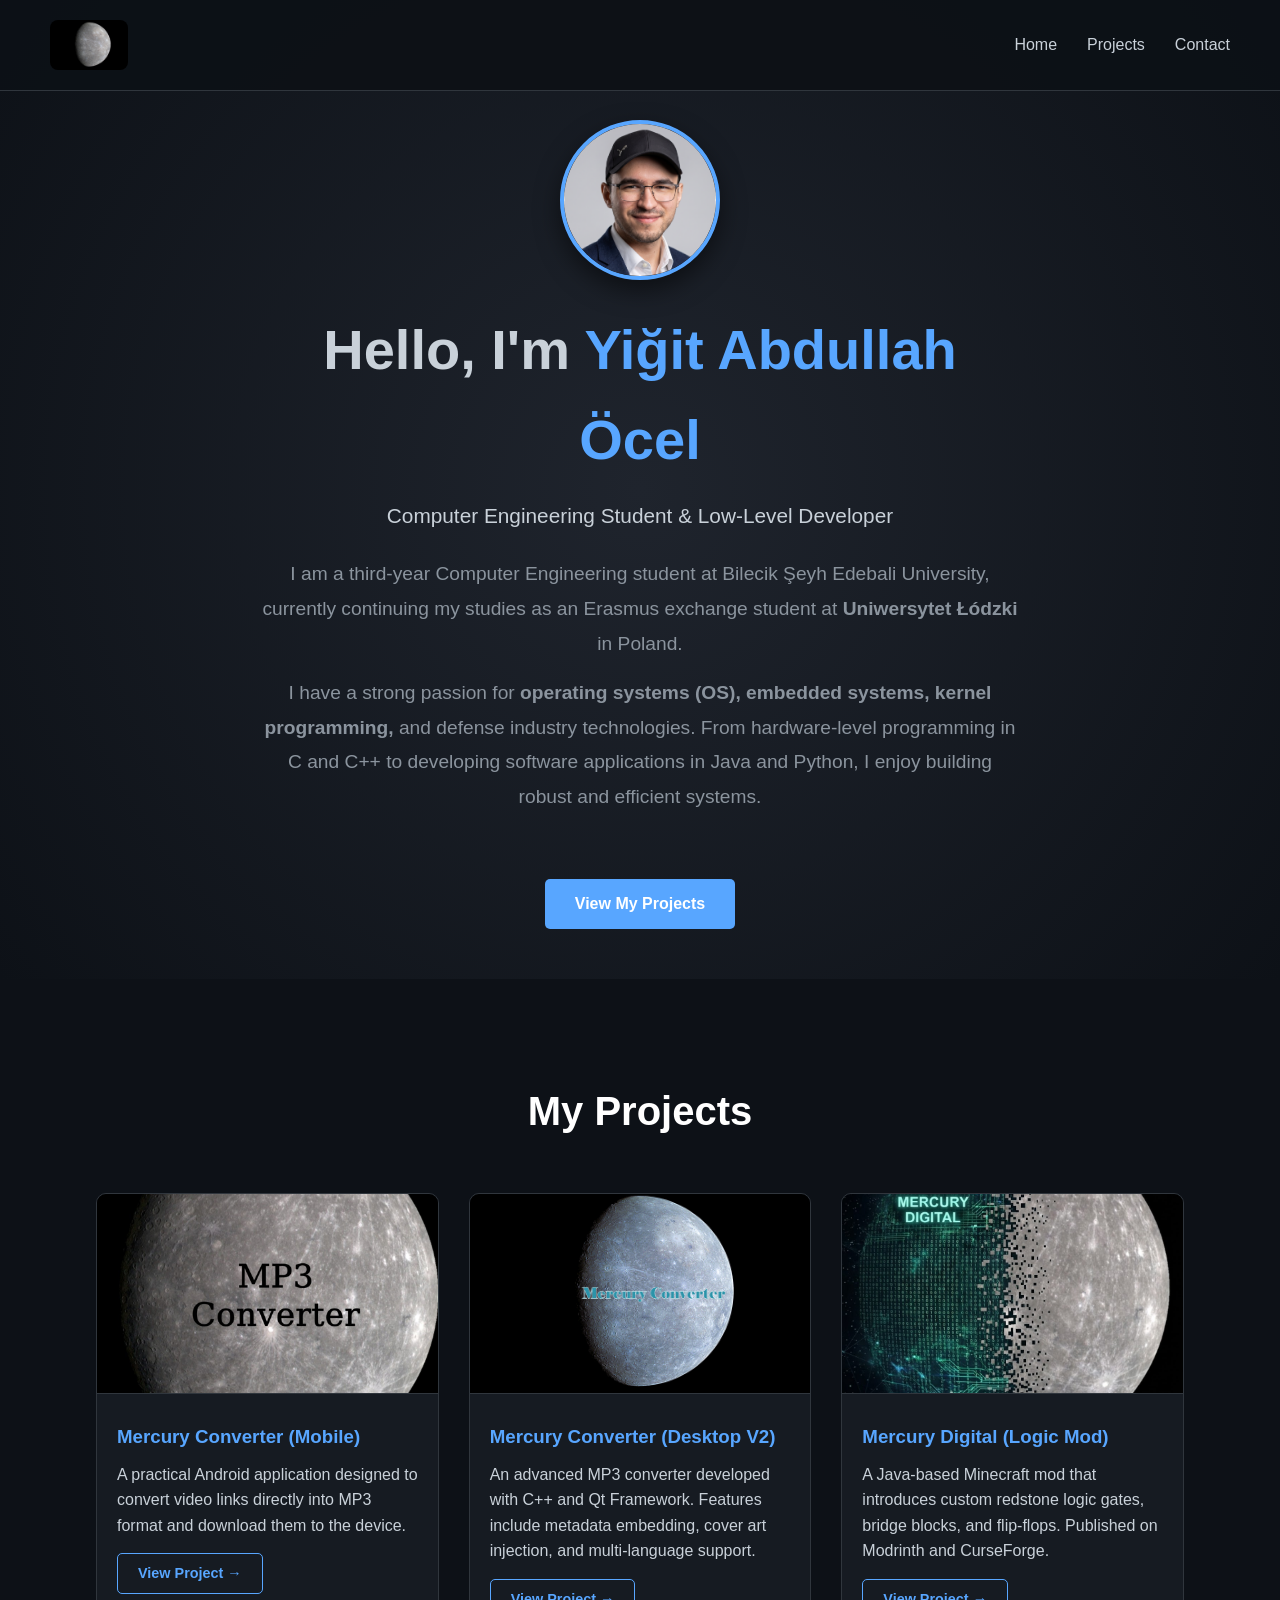
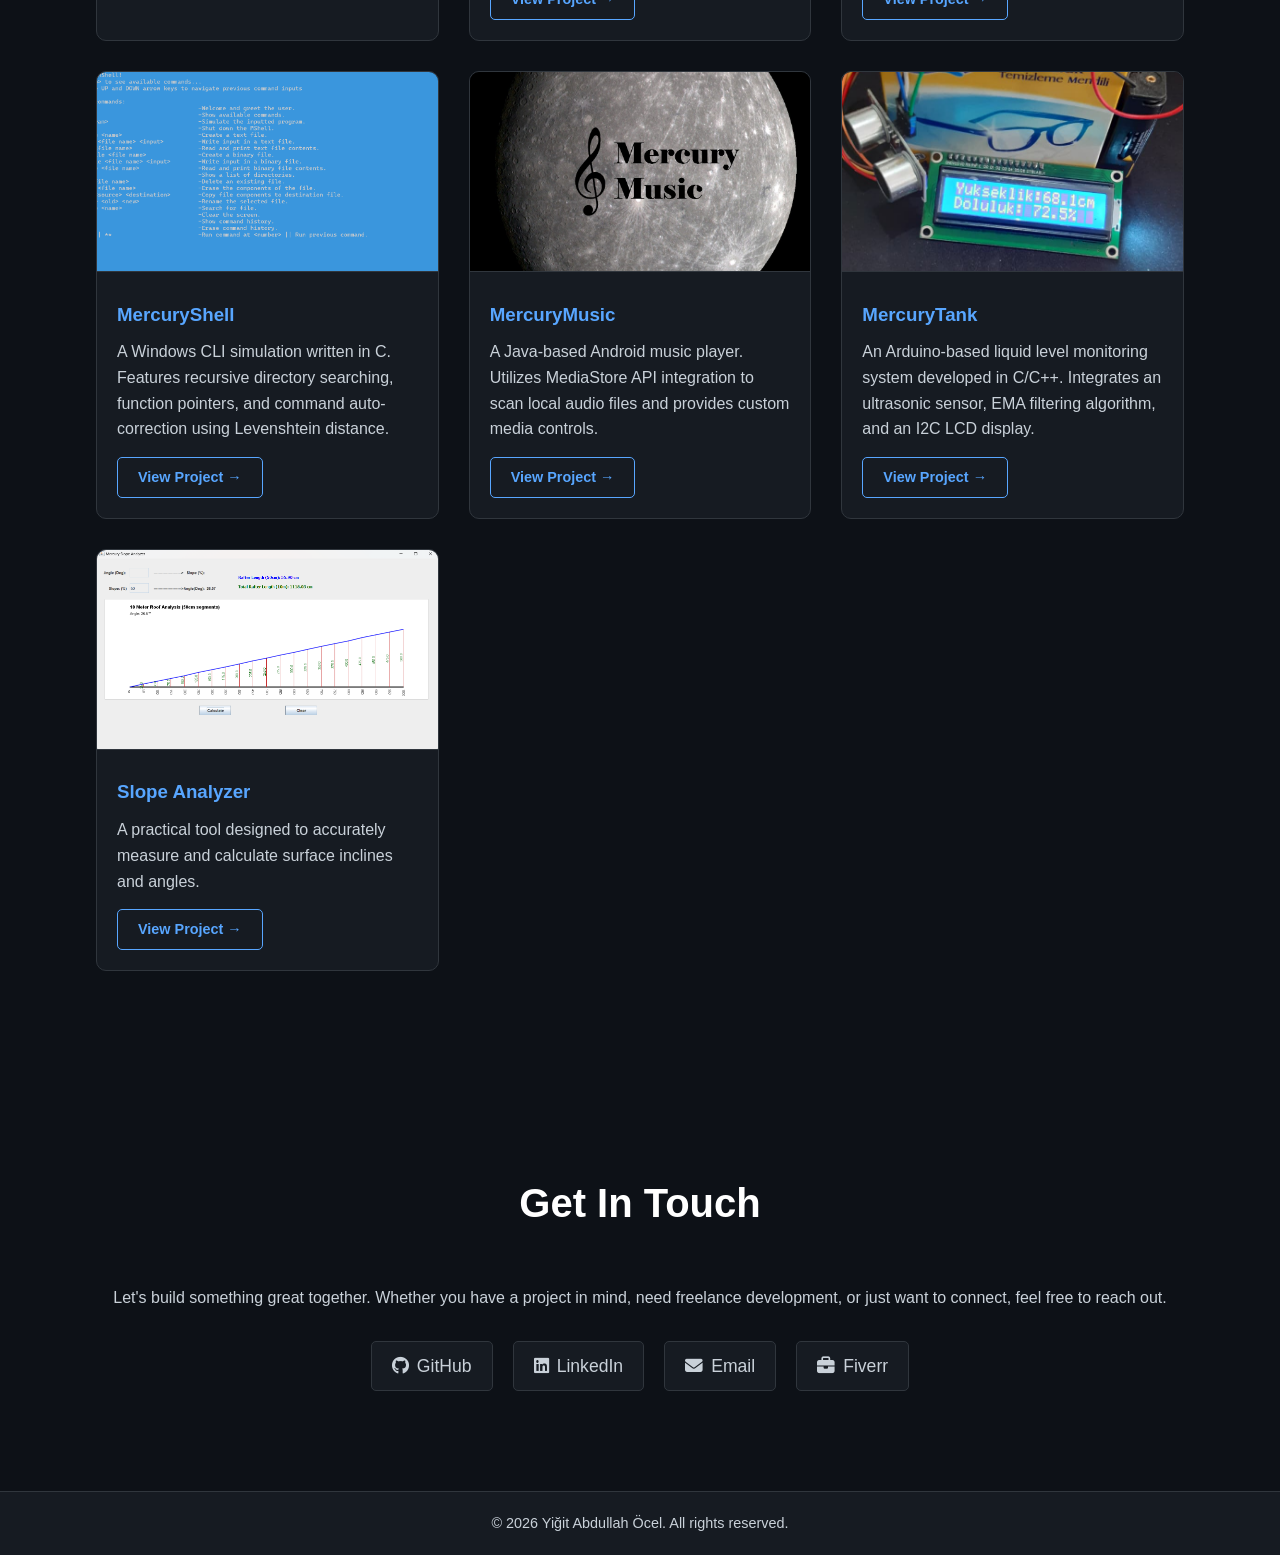
<file: index.html>
<!DOCTYPE html>
<html lang="en">
<head>
    <meta charset="UTF-8">
    <meta name="viewport" content="width=device-width, initial-scale=1.0">
    <title>Yiğit Abdullah Öcel</title>
    <link rel="stylesheet" href="StyleSheet.css">
    <link rel="stylesheet" href="https://cdnjs.cloudflare.com/ajax/libs/font-awesome/6.4.0/css/all.min.css">
</head>
<body>

    <!-- Navigation -->
    <nav id="navbar">
        <a href="index.html" class="logo">
            <img src="Pics/28040-3000x2025-desktop-hd-mercury-background-image.jpg" alt="YAÖ Logo">
        </a>
        <ul class="nav-links">
            <li><a href="#home">Home</a></li>
            <li><a href="#projects">Projects</a></li>
            <li><a href="#contact">Contact</a></li>
        </ul>
    </nav>

    <!-- Hero Section -->
    <section id="home" class="hero">
        <div class="hero-content" style="max-width: 800px; margin: 0 auto; padding: 0 20px; display: flex; flex-direction: column; align-items: center;">

            <!-- Profil Fotoğrafı -->
            <img src="Pics/Resim.png" alt="Yiğit Abdullah Öcel" style="width: 160px; height: 160px; border-radius: 50%; object-fit: cover; border: 4px solid var(--accent-color); margin-bottom: 25px; box-shadow: 0 10px 25px rgba(0,0,0,0.5);">

            <h1>Hello, I'm <span class="highlight">Yiğit Abdullah Öcel</span></h1>
            <h3 style="color: #c9d1d9; font-size: 1.3rem; font-weight: 500; margin-bottom: 25px;">Computer Engineering Student & Low-Level Developer</h3>

            <div class="hero-bio" style="color: #8b949e; font-size: 1.1rem; line-height: 1.8; margin-bottom: 35px; text-align: center;">
                <p style="margin-bottom: 15px;">
                    I am a third-year Computer Engineering student at Bilecik Şeyh Edebali University, currently continuing my studies as an Erasmus exchange student at <strong>Uniwersytet Łódzki</strong> in Poland.
                </p>
                <p>
                    I have a strong passion for <strong>operating systems (OS), embedded systems, kernel programming,</strong> and defense industry technologies. From hardware-level programming in C and C++ to developing software applications in Java and Python, I enjoy building robust and efficient systems.
                </p>
            </div>

            <a href="#projects" class="btn">View My Projects</a>
        </div>
    </section>

    <!-- Projects Section -->
    <section id="projects" class="projects">
        <div class="container">
            <h2>My Projects</h2>
            <div class="project-grid">

                <!-- Mercury Converter (Mobile) -->
                <div class="project-card">
                    <img src="Pics/Converter_Logo.jpg" alt="Mercury Converter Mobile">
                    <div class="project-info">
                        <h3>Mercury Converter (Mobile)</h3>
                        <p>A practical Android application designed to convert video links directly into MP3 format and download them to the device.</p>
                        <a href="mercury_converter_mobile.htm" class="btn outline-btn">View Project &rarr;</a>
                    </div>
                </div>

                <!-- Mercury Converter (Desktop) -->
                <div class="project-card">
                    <img src="Pics/Mercury Converter PC Logo.JPG" alt="Mercury Converter Desktop">
                    <div class="project-info">
                        <h3>Mercury Converter (Desktop V2)</h3>
                        <p>An advanced MP3 converter developed with C++ and Qt Framework. Features include metadata embedding, cover art injection, and multi-language support.</p>
                        <a href="mercury_converter_desktop.htm" class="btn outline-btn">View Project &rarr;</a>
                    </div>
                </div>

                <!-- Mercury Digital -->
                <div class="project-card">
                    <img src="Pics/Mercury Digital Logo.jpg" alt="Mercury Digital">
                    <div class="project-info">
                        <h3>Mercury Digital (Logic Mod)</h3>
                        <p>A Java-based Minecraft mod that introduces custom redstone logic gates, bridge blocks, and flip-flops. Published on Modrinth and CurseForge.</p>
                        <a href="mercury_digital.htm" class="btn outline-btn">View Project &rarr;</a>
                    </div>
                </div>

                <!-- MercuryShell -->
                <div class="project-card">
                    <img src="Pics/Screenshot 2026-08-17 145334.png" alt="MercuryShell">
                    <div class="project-info">
                        <h3>MercuryShell</h3>
                        <p>A Windows CLI simulation written in C. Features recursive directory searching, function pointers, and command auto-correction using Levenshtein distance.</p>
                        <a href="mercury_shell.htm" class="btn outline-btn">View Project &rarr;</a>
                    </div>
                </div>

                <!-- MercuryMusic -->
                <div class="project-card">
                    <img src="Pics/Mercury Music.JPG" alt="MercuryMusic">
                    <div class="project-info">
                        <h3>MercuryMusic</h3>
                        <p>A Java-based Android music player. Utilizes MediaStore API integration to scan local audio files and provides custom media controls.</p>
                        <a href="mercury_music.htm" class="btn outline-btn">View Project &rarr;</a>
                    </div>
                </div>

                <!-- MercuryTank -->
                <div class="project-card">
                    <img src="Pics/WhatsApp Image 2026-08-17 at 15.02.25.jpeg" alt="MercuryTank">
                    <div class="project-info">
                        <h3>MercuryTank</h3>
                        <p>An Arduino-based liquid level monitoring system developed in C/C++. Integrates an ultrasonic sensor, EMA filtering algorithm, and an I2C LCD display.</p>
                        <a href="mercury_tank.htm" class="btn outline-btn">View Project &rarr;</a>
                    </div>
                </div>

                <!-- Slope Analyzer -->
                <div class="project-card">
                    <img src="Pics/Mercury Slope Analyzer-1.png" alt="Slope Analyzer">
                    <div class="project-info">
                        <h3>Slope Analyzer</h3>
                        <p>A practical tool designed to accurately measure and calculate surface inclines and angles.</p>
                        <a href="mercury_slope_analyzer.htm" class="btn outline-btn">View Project &rarr;</a>
                    </div>
                </div>

            </div>
        </div>
    </section>

    <!-- Contact Section -->
    <section id="contact" class="contact">
        <div class="container">
            <h2>Get In Touch</h2>
            <p>Let's build something great together. Whether you have a project in mind, need freelance development, or just want to connect, feel free to reach out.</p>
            <div class="social-links">
                <a href="https://github.com/TC-Mercury"><i class="fab fa-github"></i> GitHub</a>
                <a href="https://www.linkedin.com/in/yi%C4%9Fit-abdullah-%C3%B6cel-51425033a/"><i class="fab fa-linkedin"></i> LinkedIn</a>
                <a href="mailto:ocelyigitabdullah@gmail.com"><i class="fas fa-envelope"></i> Email</a>
                <a href="https://www.fiverr.com/yigit_ocel" target="_blank"><i class="fas fa-briefcase"></i> Fiverr</a>
            </div>
        </div>
    </section>

    <!-- Footer -->
    <footer>
        <p>&copy; 2026 Yiğit Abdullah Öcel. All rights reserved.</p>
    </footer>

    <script src="Script.js"></script>
</body>
</html>
</file>
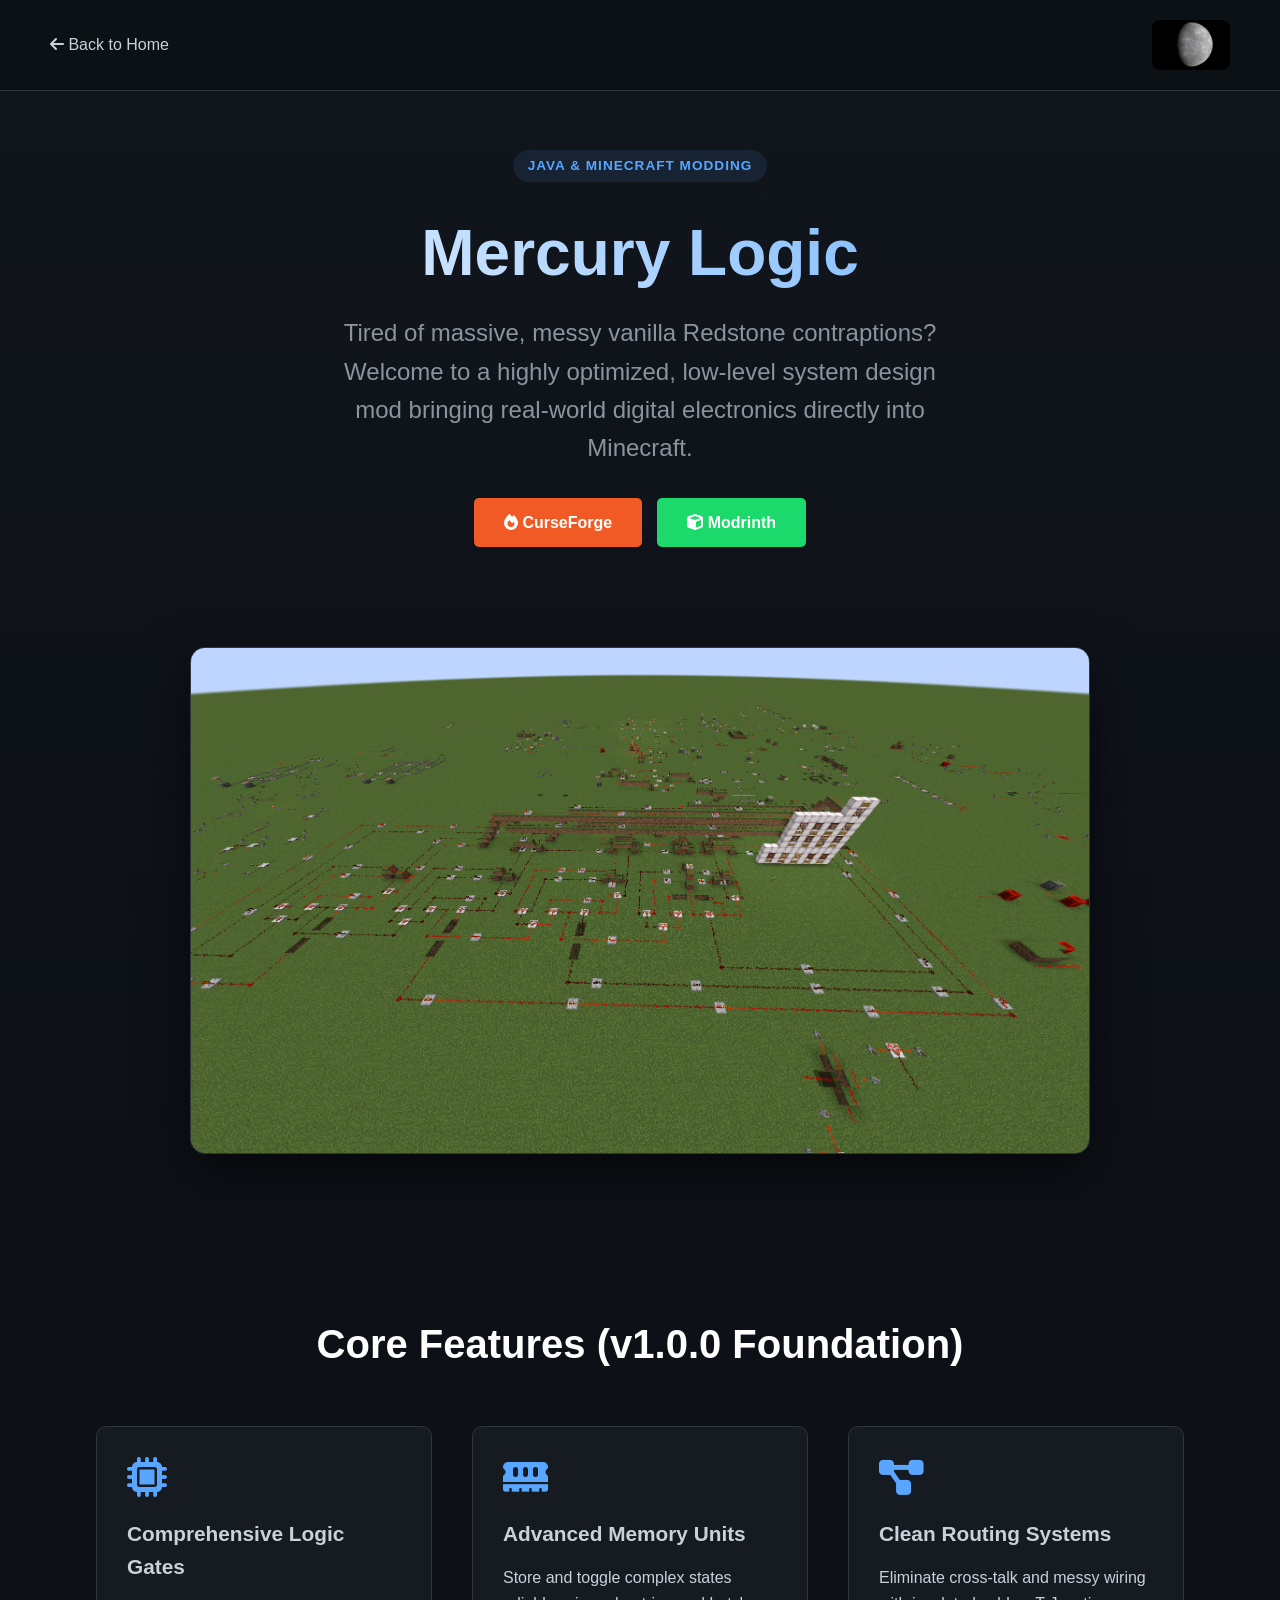
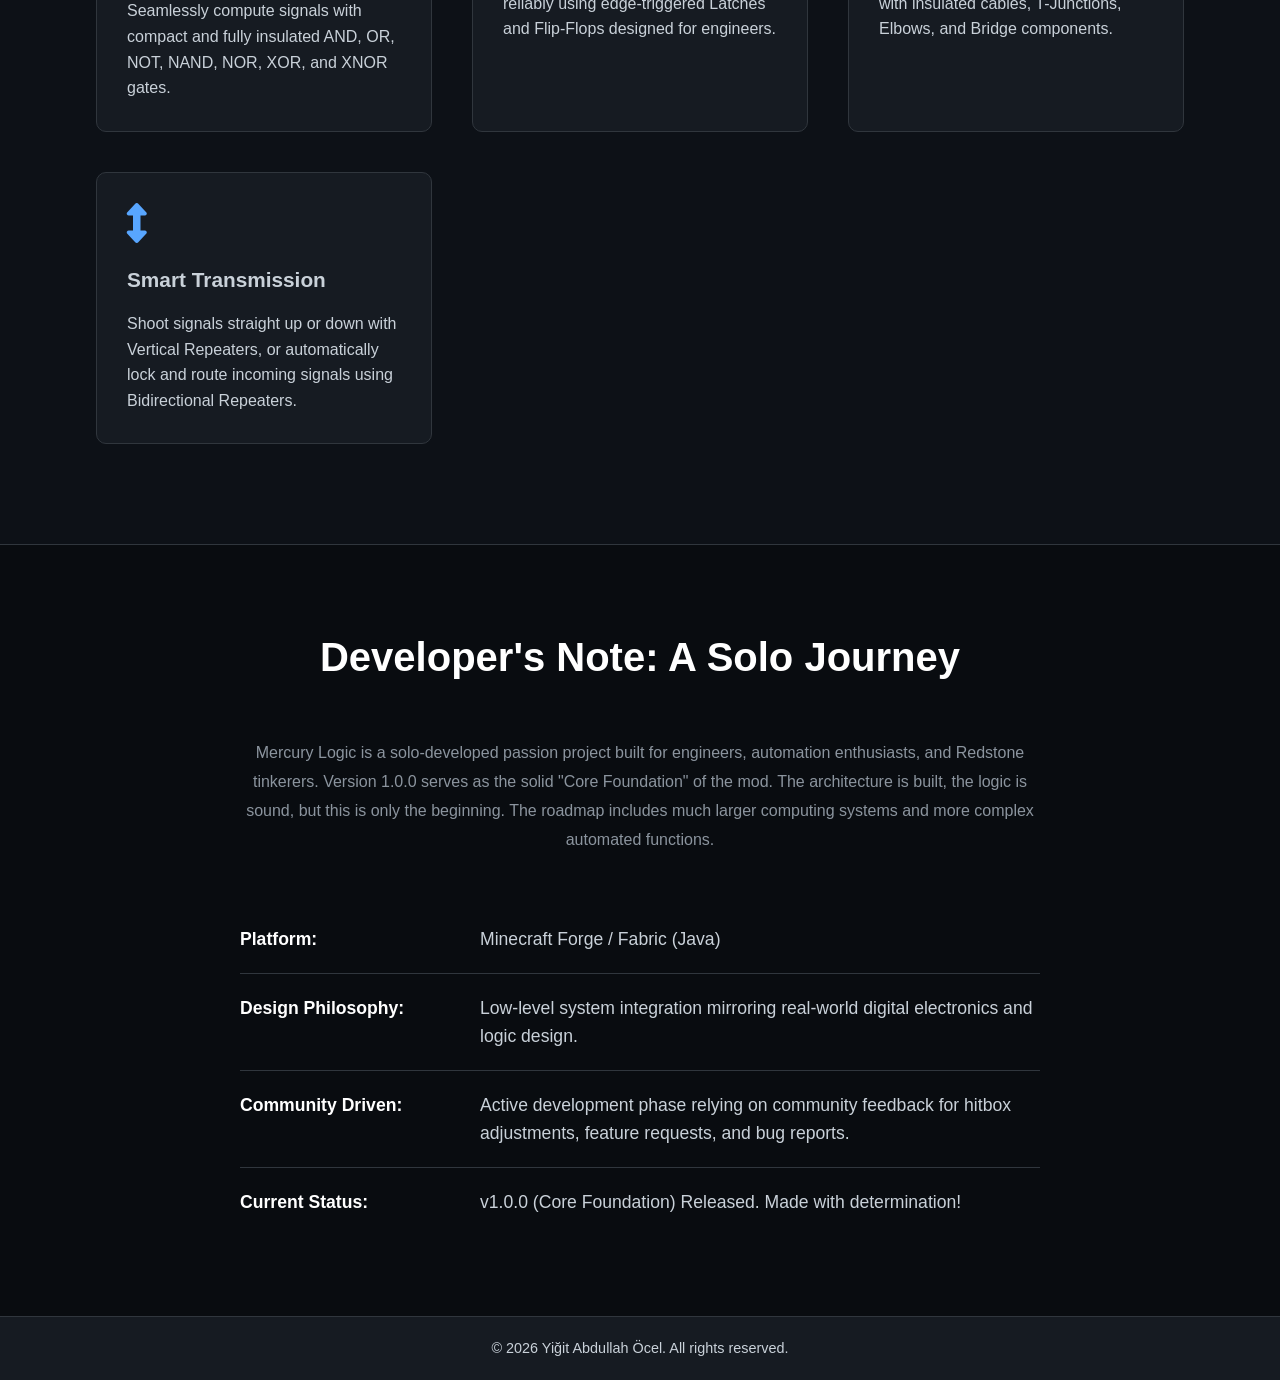
<file: mercury_digital.htm>
<!DOCTYPE html>
<html lang="en">
<head>
    <meta charset="UTF-8">
    <meta name="viewport" content="width=device-width, initial-scale=1.0">
    <title>Mercury Logic | Yiğit Abdullah Öcel</title>
    <link rel="stylesheet" href="StyleSheet.css">
    <link rel="stylesheet" href="https://cdnjs.cloudflare.com/ajax/libs/font-awesome/6.4.0/css/all.min.css">
</head>
<body>

    <!-- Simple Navbar -->
    <nav id="navbar">
        <a href="index.html" class="back-link"><i class="fas fa-arrow-left"></i> Back to Home</a>
        <a href="index.html" class="logo">
            <img src="Pics/28040-3000x2025-desktop-hd-mercury-background-image.jpg" alt="YAÖ Logo">
        </a>
    </nav>

    <!-- Product Hero Section -->
    <header class="product-hero">
        <div class="product-hero-content">
            <span class="badge">Java & Minecraft Modding</span>
            <h1 class="product-title">Mercury Logic</h1>
            <p class="product-subtitle">Tired of massive, messy vanilla Redstone contraptions? Welcome to a highly optimized, low-level system design mod bringing real-world digital electronics directly into Minecraft.</p>
            <div class="product-cta" style="display: flex; justify-content: center; gap: 15px;">
                <a href="https://www.curseforge.com/minecraft/mc-mods/mercury-digital" class="btn" style="background-color: #f15a24;"><i class="fas fa-fire"></i> CurseForge</a>
                <a href="https://modrinth.com/mod/mercury-digital" class="btn" style="background-color: #1bd96a;"><i class="fas fa-cube"></i> Modrinth</a>
            </div>
        </div>
        <div style="margin-top: 50px;">
            <img src="Pics/Screenshot 2026-08-17 151601.png" alt="Mercury Logic Interface" class="product-main-img" style="border-radius: 15px; border: 1px solid #30363d;">
        </div>
    </header>

    <!-- Product Features -->
    <section class="product-features-section">
        <div class="container">
            <h2>Core Features (v1.0.0 Foundation)</h2>
            <div class="feature-grid">

                <div class="feature-box">
                    <i class="fas fa-microchip"></i>
                    <h3>Comprehensive Logic Gates</h3>
                    <p>Seamlessly compute signals with compact and fully insulated AND, OR, NOT, NAND, NOR, XOR, and XNOR gates.</p>
                </div>

                <div class="feature-box">
                    <i class="fas fa-memory"></i>
                    <h3>Advanced Memory Units</h3>
                    <p>Store and toggle complex states reliably using edge-triggered Latches and Flip-Flops designed for engineers.</p>
                </div>

                <div class="feature-box">
                    <i class="fas fa-project-diagram"></i>
                    <h3>Clean Routing Systems</h3>
                    <p>Eliminate cross-talk and messy wiring with insulated cables, T-Junctions, Elbows, and Bridge components.</p>
                </div>

                <div class="feature-box">
                    <i class="fas fa-arrows-alt-v"></i>
                    <h3>Smart Transmission</h3>
                    <p>Shoot signals straight up or down with Vertical Repeaters, or automatically lock and route incoming signals using Bidirectional Repeaters.</p>
                </div>

            </div>
        </div>
    </section>

    <!-- Technical Specifications & Developer Notes -->
    <section class="tech-specs">
        <div class="container">
            <h2>Developer's Note: A Solo Journey</h2>
            <p style="text-align: center; color: #8b949e; max-width: 800px; margin: 0 auto 50px; line-height: 1.8;">
                Mercury Logic is a solo-developed passion project built for engineers, automation enthusiasts, and Redstone tinkerers. Version 1.0.0 serves as the solid "Core Foundation" of the mod. The architecture is built, the logic is sound, but this is only the beginning. The roadmap includes much larger computing systems and more complex automated functions.
            </p>

            <ul class="specs-list">
                <li>
                    <strong>Platform:</strong>
                    <span>Minecraft Forge / Fabric (Java)</span>
                </li>
                <li>
                    <strong>Design Philosophy:</strong>
                    <span>Low-level system integration mirroring real-world digital electronics and logic design.</span>
                </li>
                <li>
                    <strong>Community Driven:</strong>
                    <span>Active development phase relying on community feedback for hitbox adjustments, feature requests, and bug reports.</span>
                </li>
                <li>
                    <strong>Current Status:</strong>
                    <span>v1.0.0 (Core Foundation) Released. Made with determination!</span>
                </li>
            </ul>
        </div>
    </section>

    <footer>
        <p>&copy; 2026 Yiğit Abdullah Öcel. All rights reserved.</p>
    </footer>

    <script src="Script.js"></script>
</body>
</html>
</file>
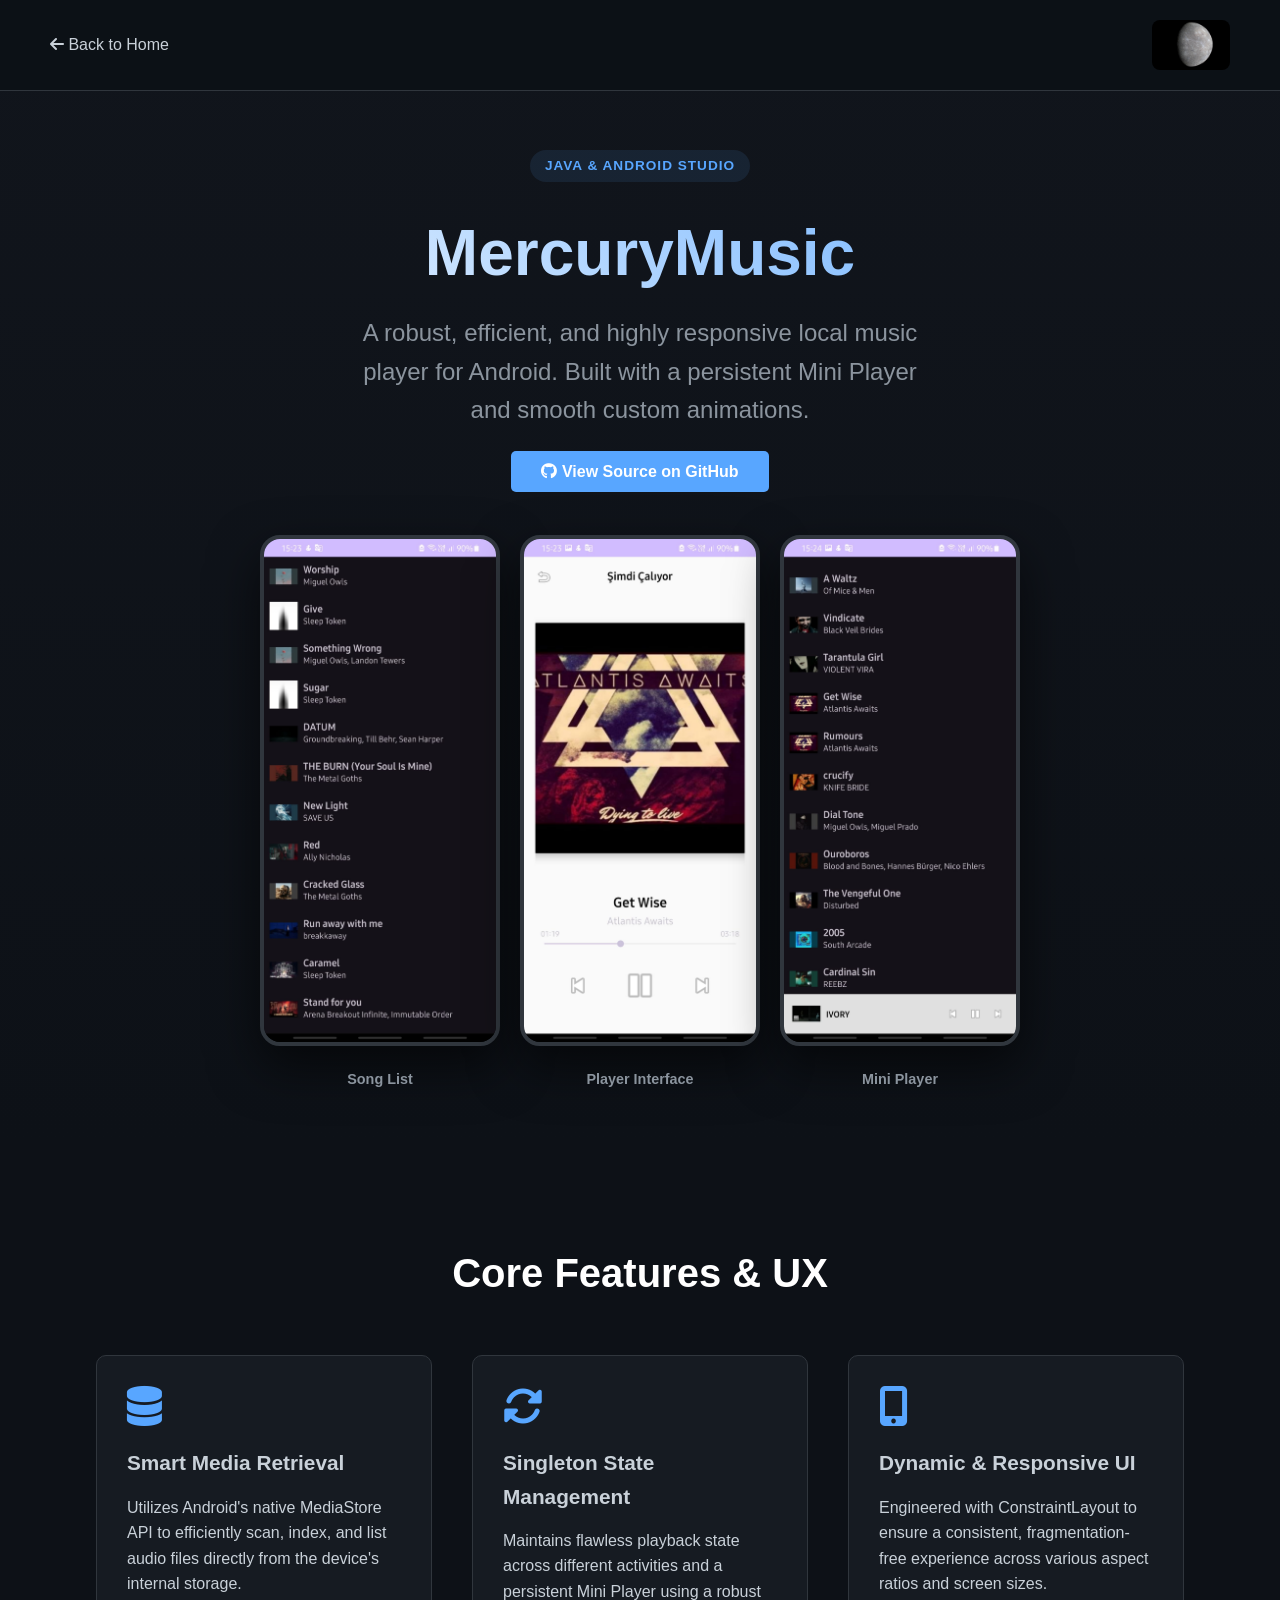
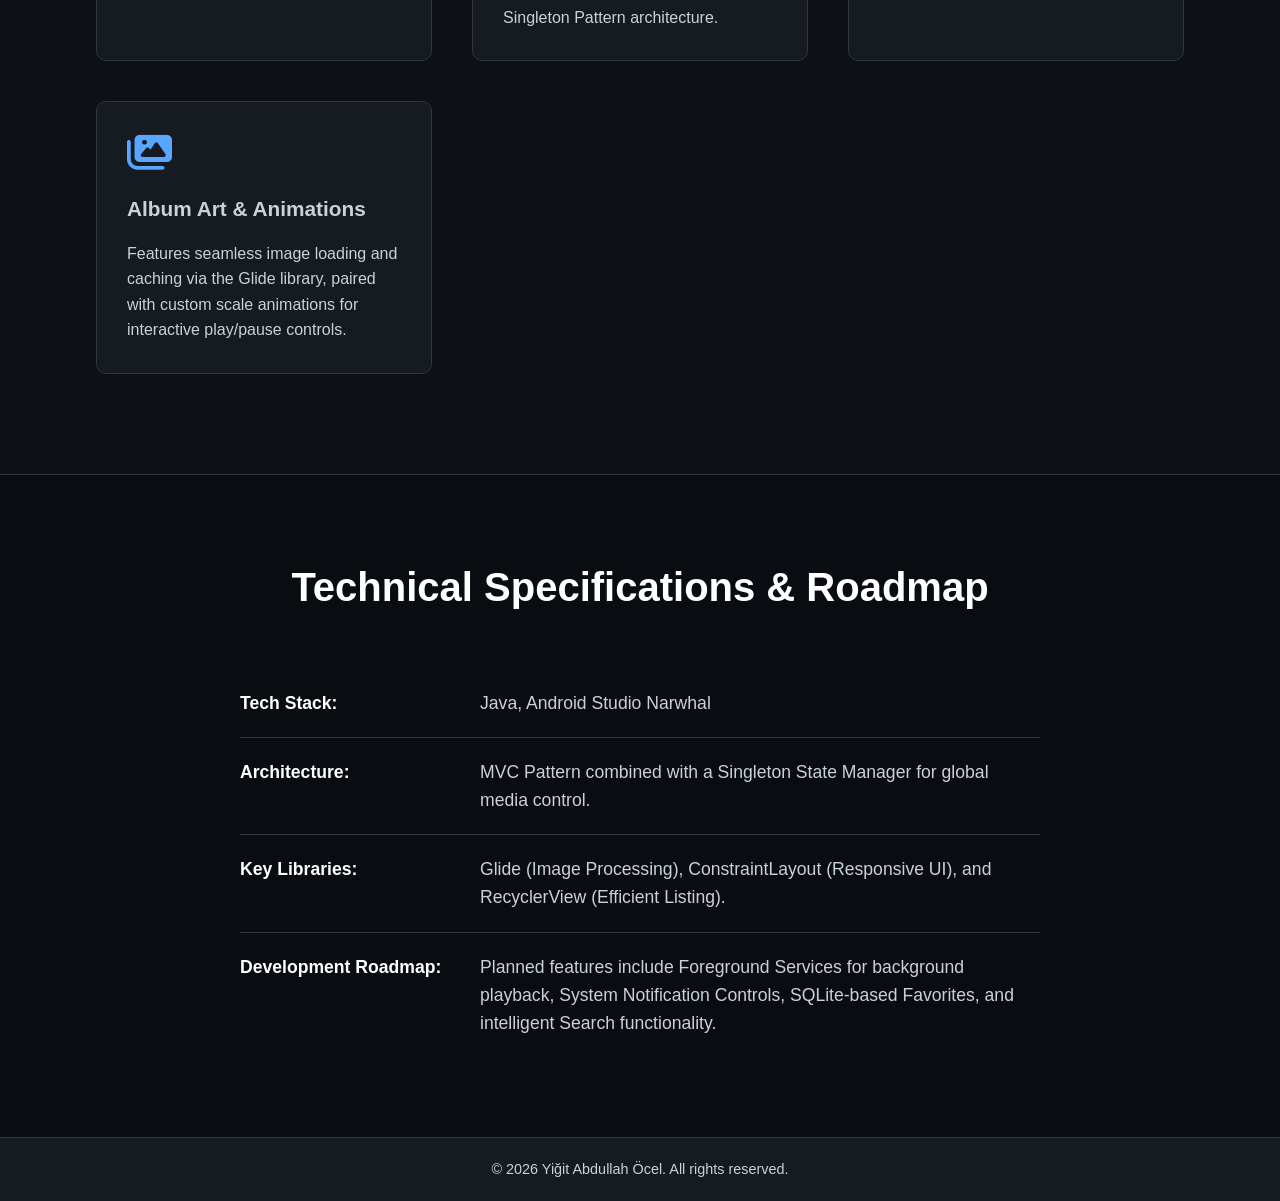
<file: mercury_music.htm>
﻿<!DOCTYPE html>
<html lang="en">
<head>
    <meta charset="UTF-8">
    <meta name="viewport" content="width=device-width, initial-scale=1.0">
    <title>MercuryMusic | Yiğit Abdullah Öcel</title>
    <link rel="stylesheet" href="StyleSheet.css">
    <link rel="stylesheet" href="https://cdnjs.cloudflare.com/ajax/libs/font-awesome/6.4.0/css/all.min.css">
</head>
<body>

    <!-- Simple Navbar -->
    <nav id="navbar">
        <a href="index.html" class="back-link"><i class="fas fa-arrow-left"></i> Back to Home</a>
        <a href="index.html" class="logo">
            <img src="Pics/28040-3000x2025-desktop-hd-mercury-background-image.jpg" alt="YAÖ Logo">
        </a>
    </nav>

    <!-- Product Hero Section -->
    <header class="product-hero">
        <div class="product-hero-content">
            <span class="badge">Java & Android Studio</span>
            <h1 class="product-title">MercuryMusic</h1>
            <p class="product-subtitle">A robust, efficient, and highly responsive local music player for Android. Built with a persistent Mini Player and smooth custom animations.</p>
            <div class="product-cta">
                <a href="https://github.com/TC-Mercury/Mercury-Music" class="btn"><i class="fab fa-github"></i> View Source on GitHub</a>
            </div>
        </div>

        <!-- Mobile Screens Container (List, Player, Mini Player) -->
        <div class="mobile-screens-container" style="display: flex; justify-content: center; flex-wrap: wrap; gap: 20px; margin-top: 50px;">
            <div>
                <img src="Pics/WhatsApp Image 2026-08-17 at 15.24.35.jpeg" alt="Song List Interface" class="product-main-img" style="width: 240px; margin-top: 0; border-radius: 20px; border: 4px solid #30363d;">
                <p style="margin-top: 15px; font-weight: bold; color: #8b949e; font-size: 0.9rem;">Song List</p>
            </div>
            <div>
                <img src="Pics/WhatsApp Image 2026-08-17 at 15.24.35 (1).jpeg" alt="Main Player Interface" class="product-main-img" style="width: 240px; margin-top: 0; border-radius: 20px; border: 4px solid #30363d;">
                <p style="margin-top: 15px; font-weight: bold; color: #8b949e; font-size: 0.9rem;">Player Interface</p>
            </div>
            <div>
                <img src="Pics/WhatsApp Image 2026-08-17 at 15.24.35 (2).jpeg" alt="Mini Player Interface" class="product-main-img" style="width: 240px; margin-top: 0; border-radius: 20px; border: 4px solid #30363d;">
                <p style="margin-top: 15px; font-weight: bold; color: #8b949e; font-size: 0.9rem;">Mini Player</p>
            </div>
        </div>
    </header>

    <!-- Product Features -->
    <section class="product-features-section">
        <div class="container">
            <h2>Core Features & UX</h2>
            <div class="feature-grid">

                <div class="feature-box">
                    <i class="fas fa-database"></i>
                    <h3>Smart Media Retrieval</h3>
                    <p>Utilizes Android's native MediaStore API to efficiently scan, index, and list audio files directly from the device's internal storage.</p>
                </div>

                <div class="feature-box">
                    <i class="fas fa-sync-alt"></i>
                    <h3>Singleton State Management</h3>
                    <p>Maintains flawless playback state across different activities and a persistent Mini Player using a robust Singleton Pattern architecture.</p>
                </div>

                <div class="feature-box">
                    <i class="fas fa-mobile-alt"></i>
                    <h3>Dynamic & Responsive UI</h3>
                    <p>Engineered with ConstraintLayout to ensure a consistent, fragmentation-free experience across various aspect ratios and screen sizes.</p>
                </div>

                <div class="feature-box">
                    <i class="fas fa-images"></i>
                    <h3>Album Art & Animations</h3>
                    <p>Features seamless image loading and caching via the Glide library, paired with custom scale animations for interactive play/pause controls.</p>
                </div>

            </div>
        </div>
    </section>

    <!-- Technical Specifications -->
    <section class="tech-specs">
        <div class="container">
            <h2>Technical Specifications & Roadmap</h2>
            <ul class="specs-list">
                <li>
                    <strong>Tech Stack:</strong>
                    <span>Java, Android Studio Narwhal</span>
                </li>
                <li>
                    <strong>Architecture:</strong>
                    <span>MVC Pattern combined with a Singleton State Manager for global media control.</span>
                </li>
                <li>
                    <strong>Key Libraries:</strong>
                    <span><code>Glide</code> (Image Processing), <code>ConstraintLayout</code> (Responsive UI), and <code>RecyclerView</code> (Efficient Listing).</span>
                </li>
                <li>
                    <strong>Development Roadmap:</strong>
                    <span>Planned features include Foreground Services for background playback, System Notification Controls, SQLite-based Favorites, and intelligent Search functionality.</span>
                </li>
            </ul>
        </div>
    </section>

    <footer>
        <p>&copy; 2026 Yiğit Abdullah Öcel. All rights reserved.</p>
    </footer>

    <script src="Script.js"></script>
</body>
</html>
</file>
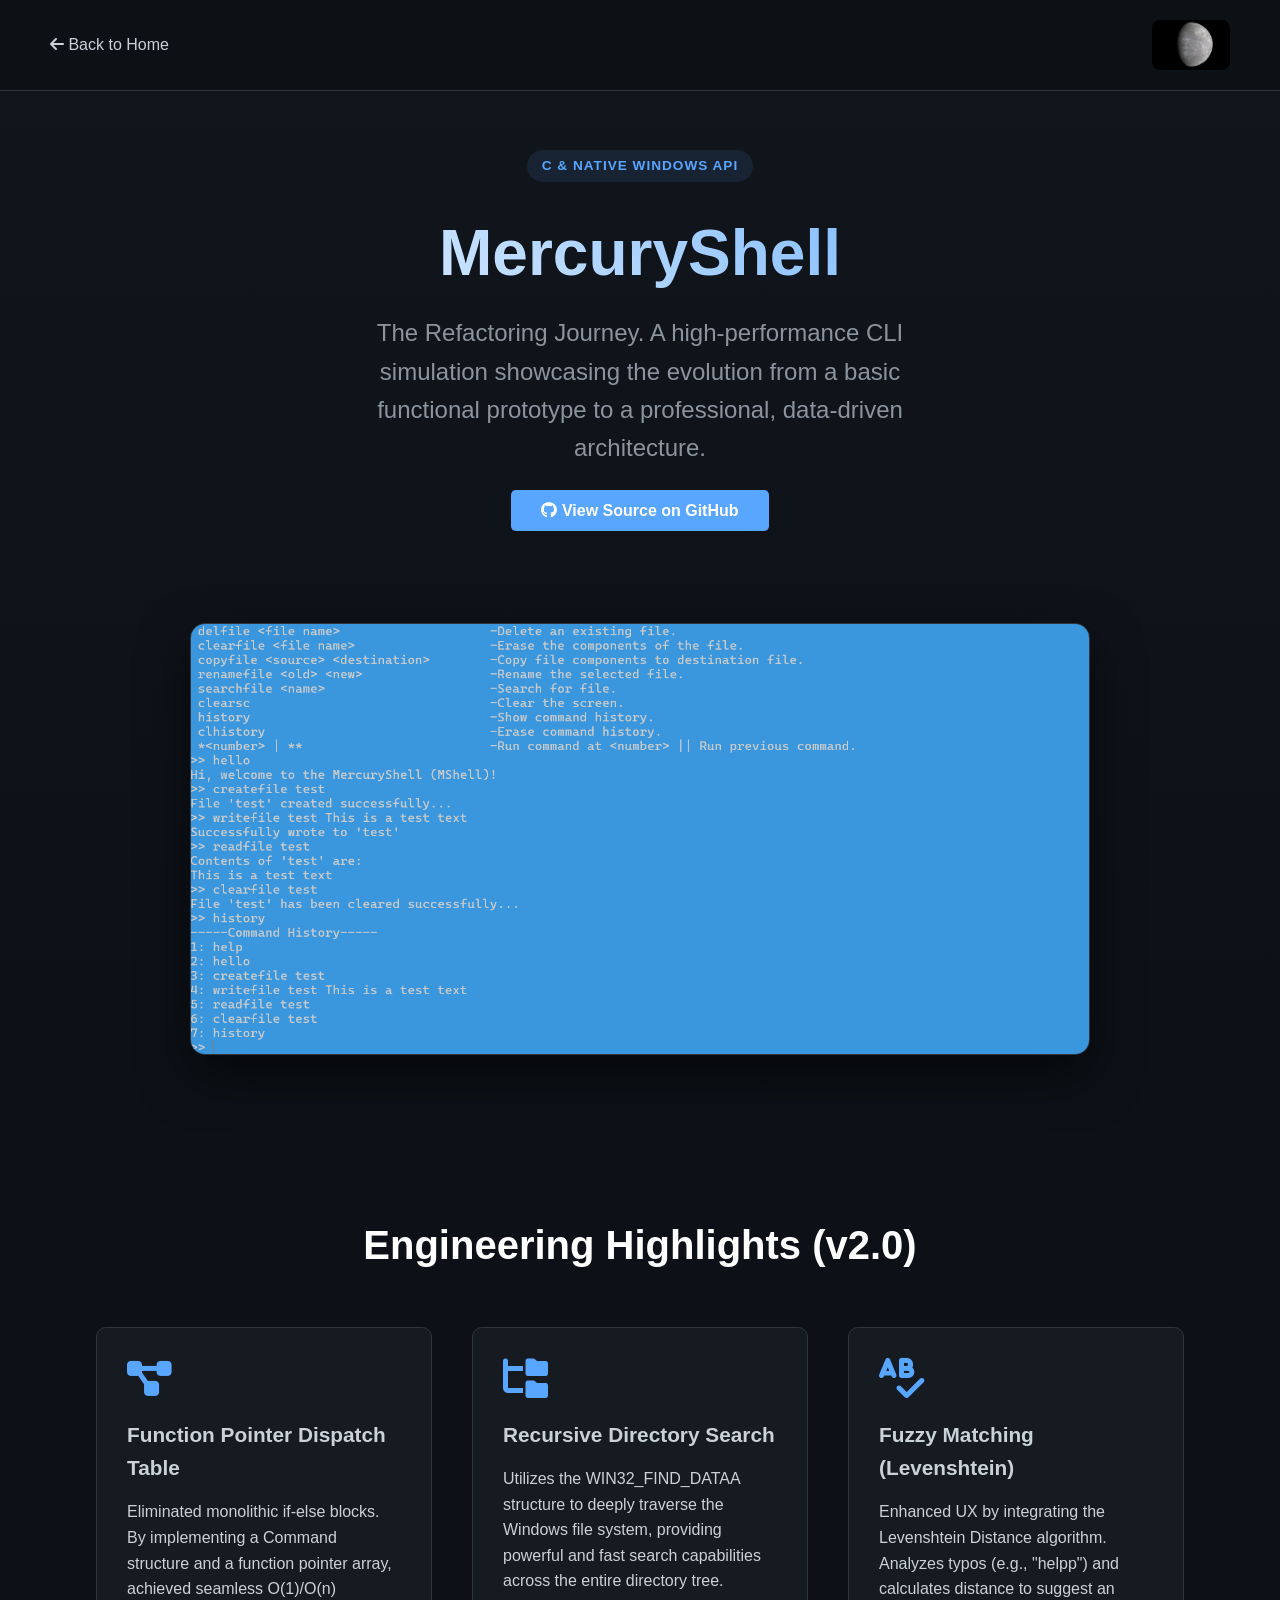
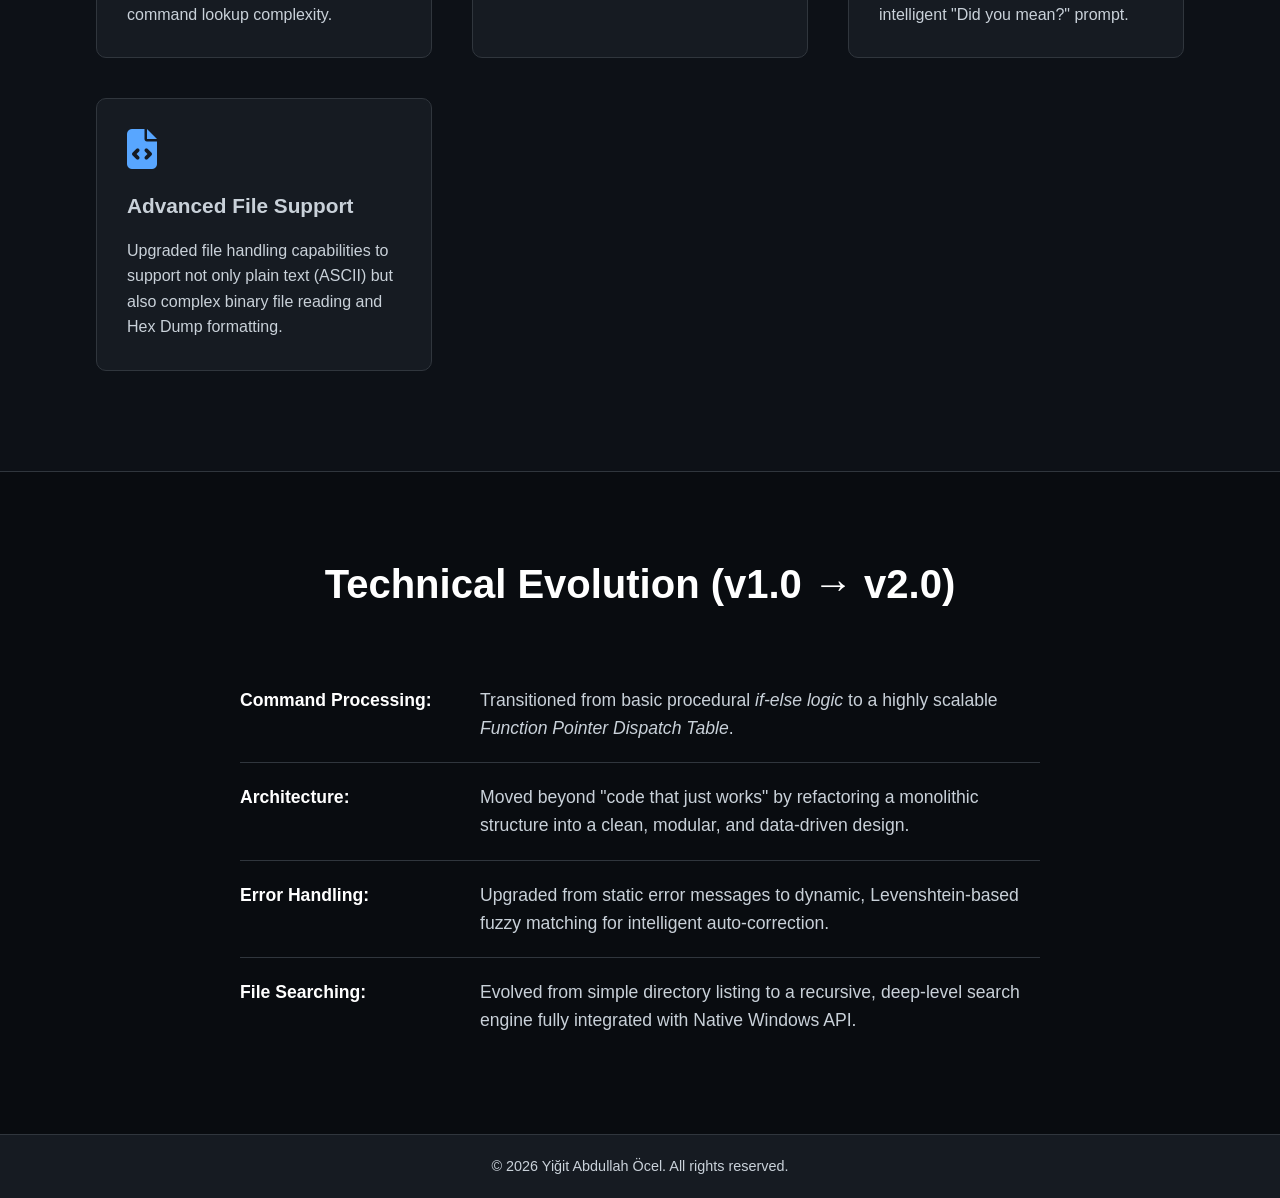
<file: mercury_shell.htm>
<!DOCTYPE html>
<html lang="en">
<head>
    <meta charset="UTF-8">
    <meta name="viewport" content="width=device-width, initial-scale=1.0">
    <title>MercuryShell | Yiğit Abdullah Öcel</title>
    <link rel="stylesheet" href="StyleSheet.css">
    <link rel="stylesheet" href="https://cdnjs.cloudflare.com/ajax/libs/font-awesome/6.4.0/css/all.min.css">
</head>
<body>

    <!-- Simple Navbar -->
    <nav id="navbar">
        <a href="index.html" class="back-link"><i class="fas fa-arrow-left"></i> Back to Home</a>
        <a href="index.html" class="logo">
            <img src="Pics/28040-3000x2025-desktop-hd-mercury-background-image.jpg" alt="YAÖ Logo">
        </a>
    </nav>

    <!-- Product Hero Section -->
    <header class="product-hero">
        <div class="product-hero-content">
            <span class="badge">C & Native Windows API</span>
            <h1 class="product-title">MercuryShell</h1>
            <p class="product-subtitle">The Refactoring Journey. A high-performance CLI simulation showcasing the evolution from a basic functional prototype to a professional, data-driven architecture.</p>
            <div class="product-cta">
                <a href="https://github.com/TC-Mercury/MercuryShell" class="btn"><i class="fab fa-github"></i> View Source on GitHub</a>
            </div>
        </div>
        <div style="margin-top: 50px;">
            <img src="Pics/Screenshot 2026-08-17 152130.png" alt="MercuryShell CLI Interface" class="product-main-img" style="border-radius: 15px; border: 1px solid #30363d;">
        </div>
    </header>

    <!-- Product Features -->
    <section class="product-features-section">
        <div class="container">
            <h2>Engineering Highlights (v2.0)</h2>
            <div class="feature-grid">

                <div class="feature-box">
                    <i class="fas fa-project-diagram"></i>
                    <h3>Function Pointer Dispatch Table</h3>
                    <p>Eliminated monolithic if-else blocks. By implementing a Command structure and a function pointer array, achieved seamless O(1)/O(n) command lookup complexity.</p>
                </div>

                <div class="feature-box">
                    <i class="fas fa-folder-tree"></i>
                    <h3>Recursive Directory Search</h3>
                    <p>Utilizes the WIN32_FIND_DATAA structure to deeply traverse the Windows file system, providing powerful and fast search capabilities across the entire directory tree.</p>
                </div>

                <div class="feature-box">
                    <i class="fas fa-spell-check"></i>
                    <h3>Fuzzy Matching (Levenshtein)</h3>
                    <p>Enhanced UX by integrating the Levenshtein Distance algorithm. Analyzes typos (e.g., "helpp") and calculates distance to suggest an intelligent "Did you mean?" prompt.</p>
                </div>

                <div class="feature-box">
                    <i class="fas fa-file-code"></i>
                    <h3>Advanced File Support</h3>
                    <p>Upgraded file handling capabilities to support not only plain text (ASCII) but also complex binary file reading and Hex Dump formatting.</p>
                </div>

            </div>
        </div>
    </section>

    <!-- Technical Specifications (v1.0 vs v2.0) -->
    <section class="tech-specs">
        <div class="container">
            <h2>Technical Evolution (v1.0 &rarr; v2.0)</h2>
            <ul class="specs-list">
                <li>
                    <strong>Command Processing:</strong>
                    <span>Transitioned from basic procedural <em>if-else logic</em> to a highly scalable <em>Function Pointer Dispatch Table</em>.</span>
                </li>
                <li>
                    <strong>Architecture:</strong>
                    <span>Moved beyond "code that just works" by refactoring a monolithic structure into a clean, modular, and data-driven design.</span>
                </li>
                <li>
                    <strong>Error Handling:</strong>
                    <span>Upgraded from static error messages to dynamic, Levenshtein-based fuzzy matching for intelligent auto-correction.</span>
                </li>
                <li>
                    <strong>File Searching:</strong>
                    <span>Evolved from simple directory listing to a recursive, deep-level search engine fully integrated with Native Windows API.</span>
                </li>
            </ul>
        </div>
    </section>

    <footer>
        <p>&copy; 2026 Yiğit Abdullah Öcel. All rights reserved.</p>
    </footer>

    <script src="Script.js"></script>
</body>
</html>
</file>
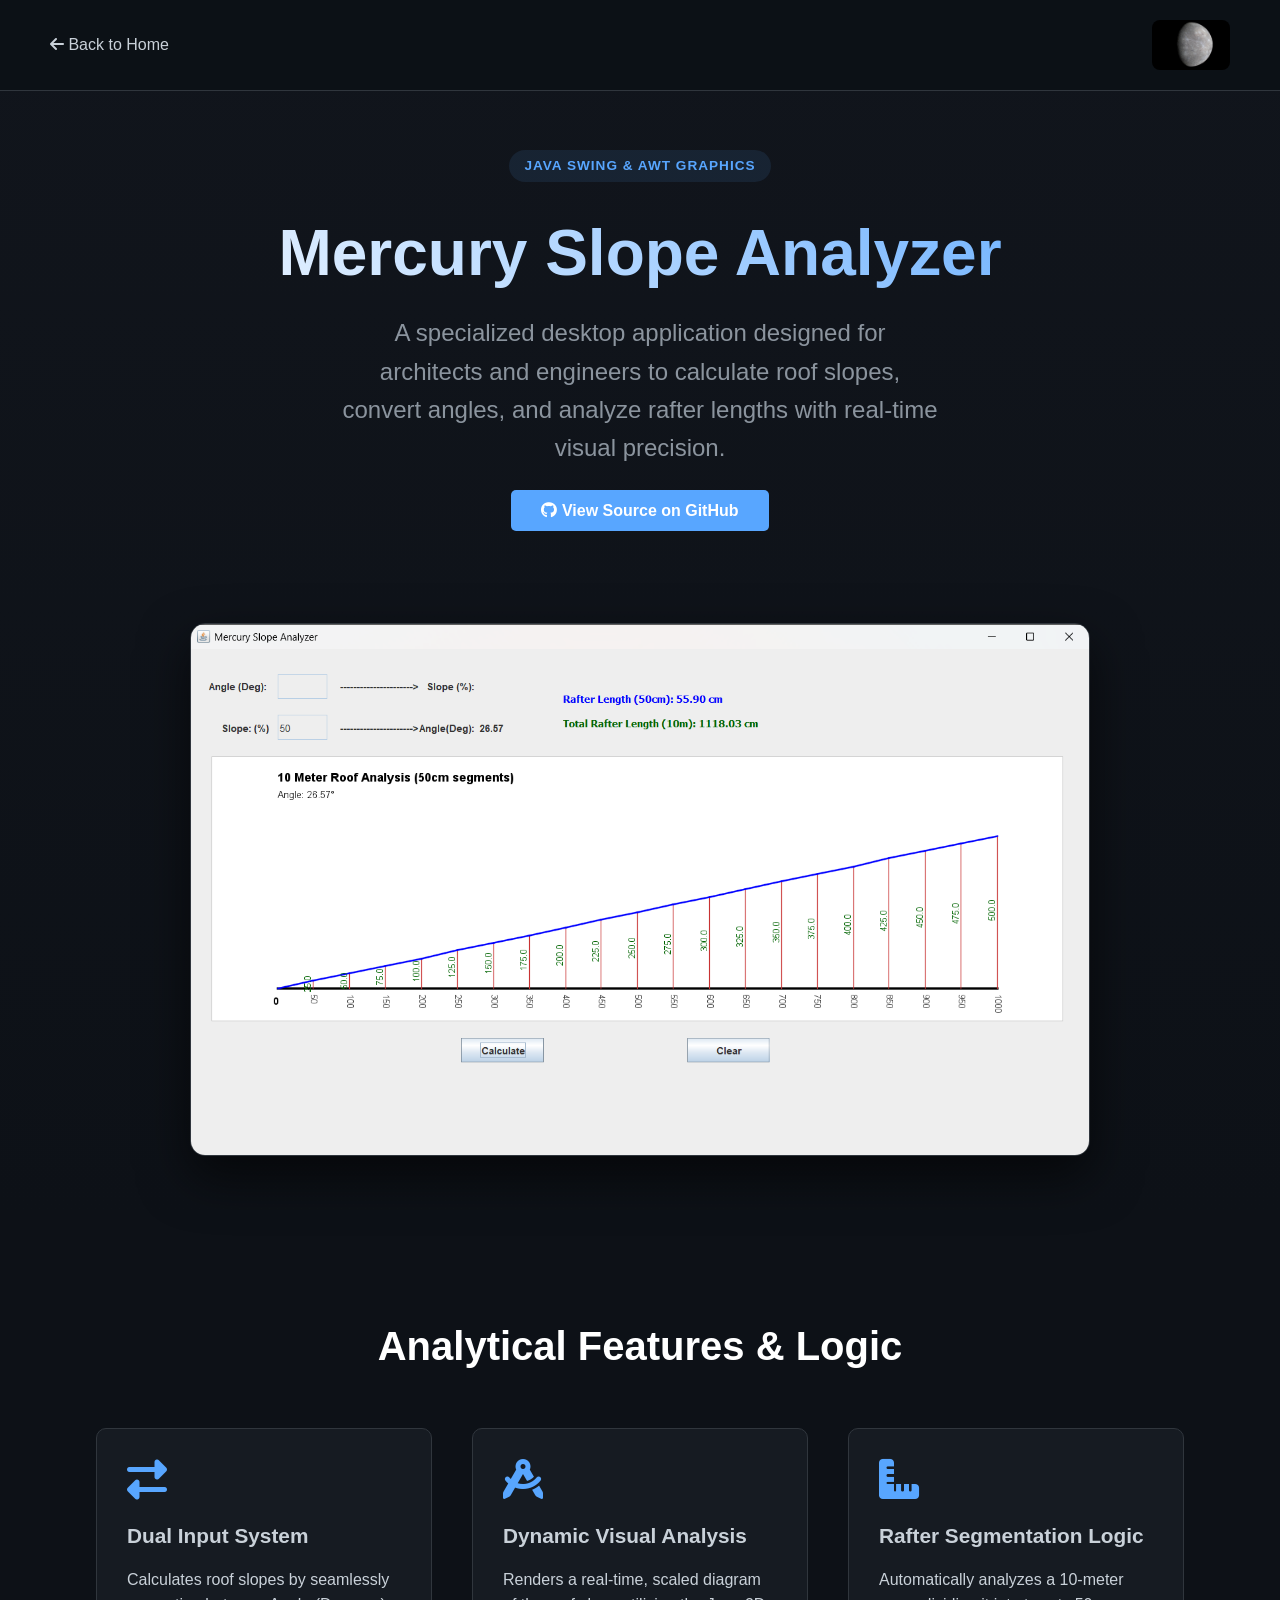
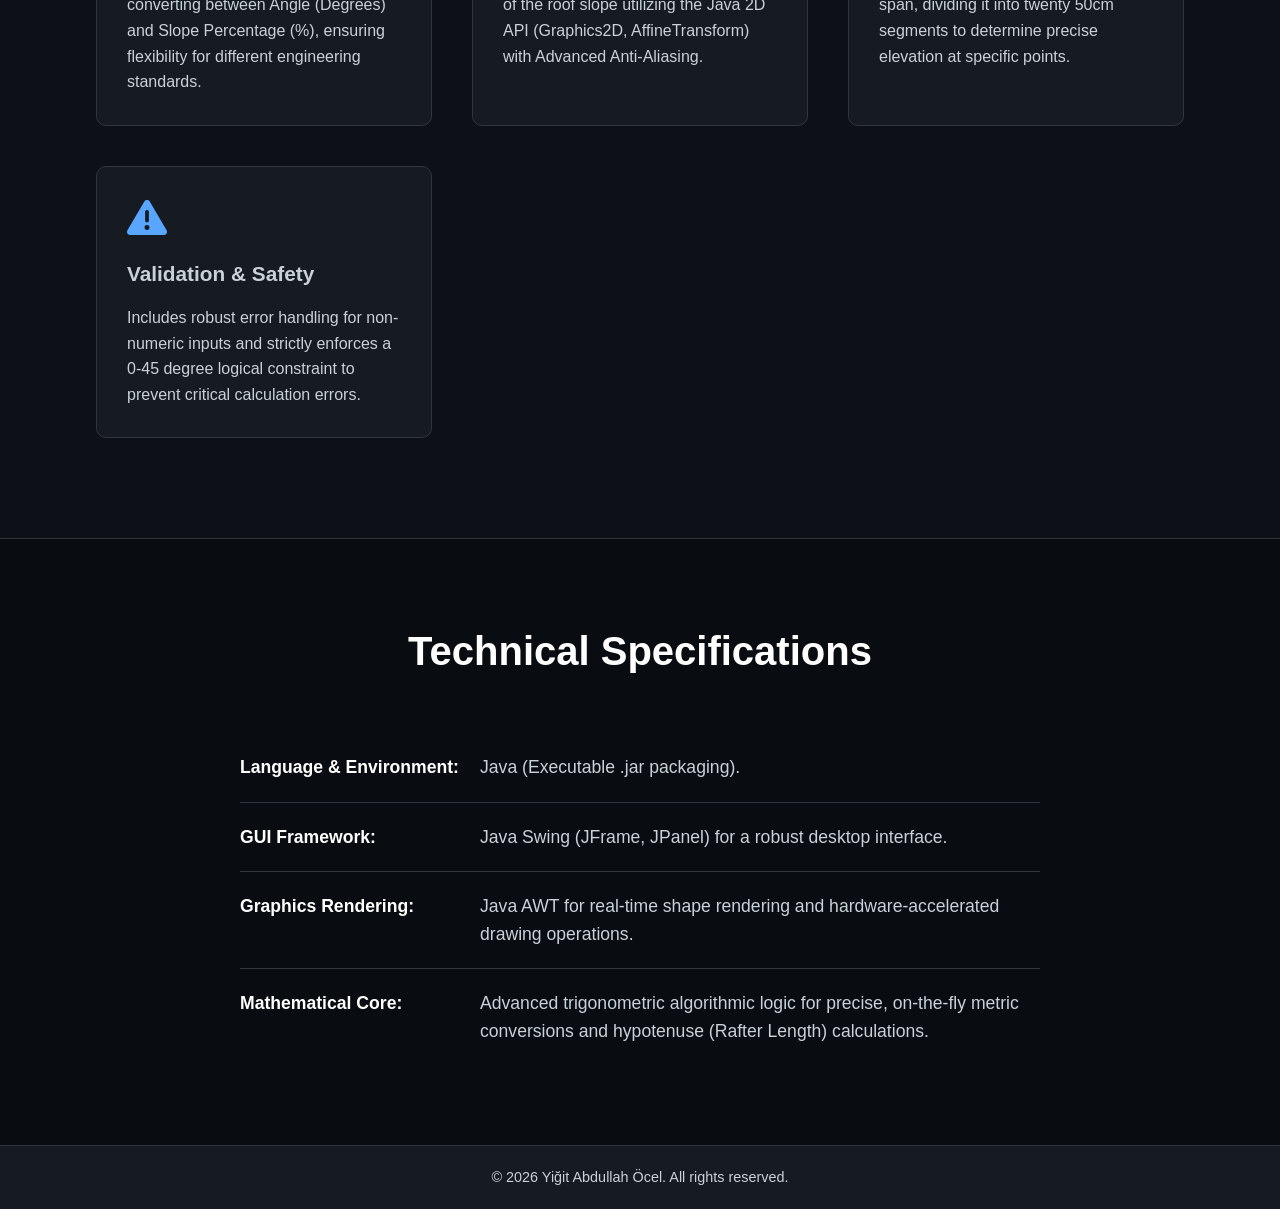
<file: mercury_slope_analyzer.htm>
<!DOCTYPE html>
<html lang="en">
<head>
    <meta charset="UTF-8">
    <meta name="viewport" content="width=device-width, initial-scale=1.0">
    <title>Mercury Slope Analyzer | Yiğit Abdullah Öcel</title>
    <link rel="stylesheet" href="StyleSheet.css">
    <link rel="stylesheet" href="https://cdnjs.cloudflare.com/ajax/libs/font-awesome/6.4.0/css/all.min.css">
</head>
<body>

    <!-- Simple Navbar -->
    <nav id="navbar">
        <a href="index.html" class="back-link"><i class="fas fa-arrow-left"></i> Back to Home</a>
        <a href="index.html" class="logo">
            <img src="Pics/28040-3000x2025-desktop-hd-mercury-background-image.jpg" alt="YAÖ Logo">
        </a>
    </nav>

    <!-- Product Hero Section -->
    <header class="product-hero">
        <div class="product-hero-content">
            <span class="badge">Java Swing & AWT Graphics</span>
            <h1 class="product-title">Mercury Slope Analyzer</h1>
            <p class="product-subtitle">A specialized desktop application designed for architects and engineers to calculate roof slopes, convert angles, and analyze rafter lengths with real-time visual precision.</p>
            <div class="product-cta">
                <a href="https://github.com/TC-Mercury/Mercury-Slope-Analyzer" class="btn"><i class="fab fa-github"></i> View Source on GitHub</a>
            </div>
        </div>

        <div style="margin-top: 50px;">
            <img src="Pics/Mercury Slope Analyzer-1.png" alt="Mercury Slope Analyzer" class="product-main-img" style="border-radius: 15px; border: 1px solid #30363d;">
        </div>
    </header>

    <!-- Product Features -->
    <section class="product-features-section">
        <div class="container">
            <h2>Analytical Features & Logic</h2>
            <div class="feature-grid">

                <div class="feature-box">
                    <i class="fas fa-exchange-alt"></i>
                    <h3>Dual Input System</h3>
                    <p>Calculates roof slopes by seamlessly converting between Angle (Degrees) and Slope Percentage (%), ensuring flexibility for different engineering standards.</p>
                </div>

                <div class="feature-box">
                    <i class="fas fa-drafting-compass"></i>
                    <h3>Dynamic Visual Analysis</h3>
                    <p>Renders a real-time, scaled diagram of the roof slope utilizing the Java 2D API (Graphics2D, AffineTransform) with Advanced Anti-Aliasing.</p>
                </div>

                <div class="feature-box">
                    <i class="fas fa-ruler-combined"></i>
                    <h3>Rafter Segmentation Logic</h3>
                    <p>Automatically analyzes a 10-meter span, dividing it into twenty 50cm segments to determine precise elevation at specific points.</p>
                </div>

                <div class="feature-box">
                    <i class="fas fa-exclamation-triangle"></i>
                    <h3>Validation & Safety</h3>
                    <p>Includes robust error handling for non-numeric inputs and strictly enforces a 0-45 degree logical constraint to prevent critical calculation errors.</p>
                </div>

            </div>
        </div>
    </section>

    <!-- Technical Specifications -->
    <section class="tech-specs">
        <div class="container">
            <h2>Technical Specifications</h2>
            <ul class="specs-list">
                <li>
                    <strong>Language & Environment:</strong>
                    <span>Java (Executable <code>.jar</code> packaging).</span>
                </li>
                <li>
                    <strong>GUI Framework:</strong>
                    <span>Java Swing (JFrame, JPanel) for a robust desktop interface.</span>
                </li>
                <li>
                    <strong>Graphics Rendering:</strong>
                    <span>Java AWT for real-time shape rendering and hardware-accelerated drawing operations.</span>
                </li>
                <li>
                    <strong>Mathematical Core:</strong>
                    <span>Advanced trigonometric algorithmic logic for precise, on-the-fly metric conversions and hypotenuse (Rafter Length) calculations.</span>
                </li>
            </ul>
        </div>
    </section>

    <footer>
        <p>&copy; 2026 Yiğit Abdullah Öcel. All rights reserved.</p>
    </footer>

    <script src="Script.js"></script>
</body>
</html>
</file>
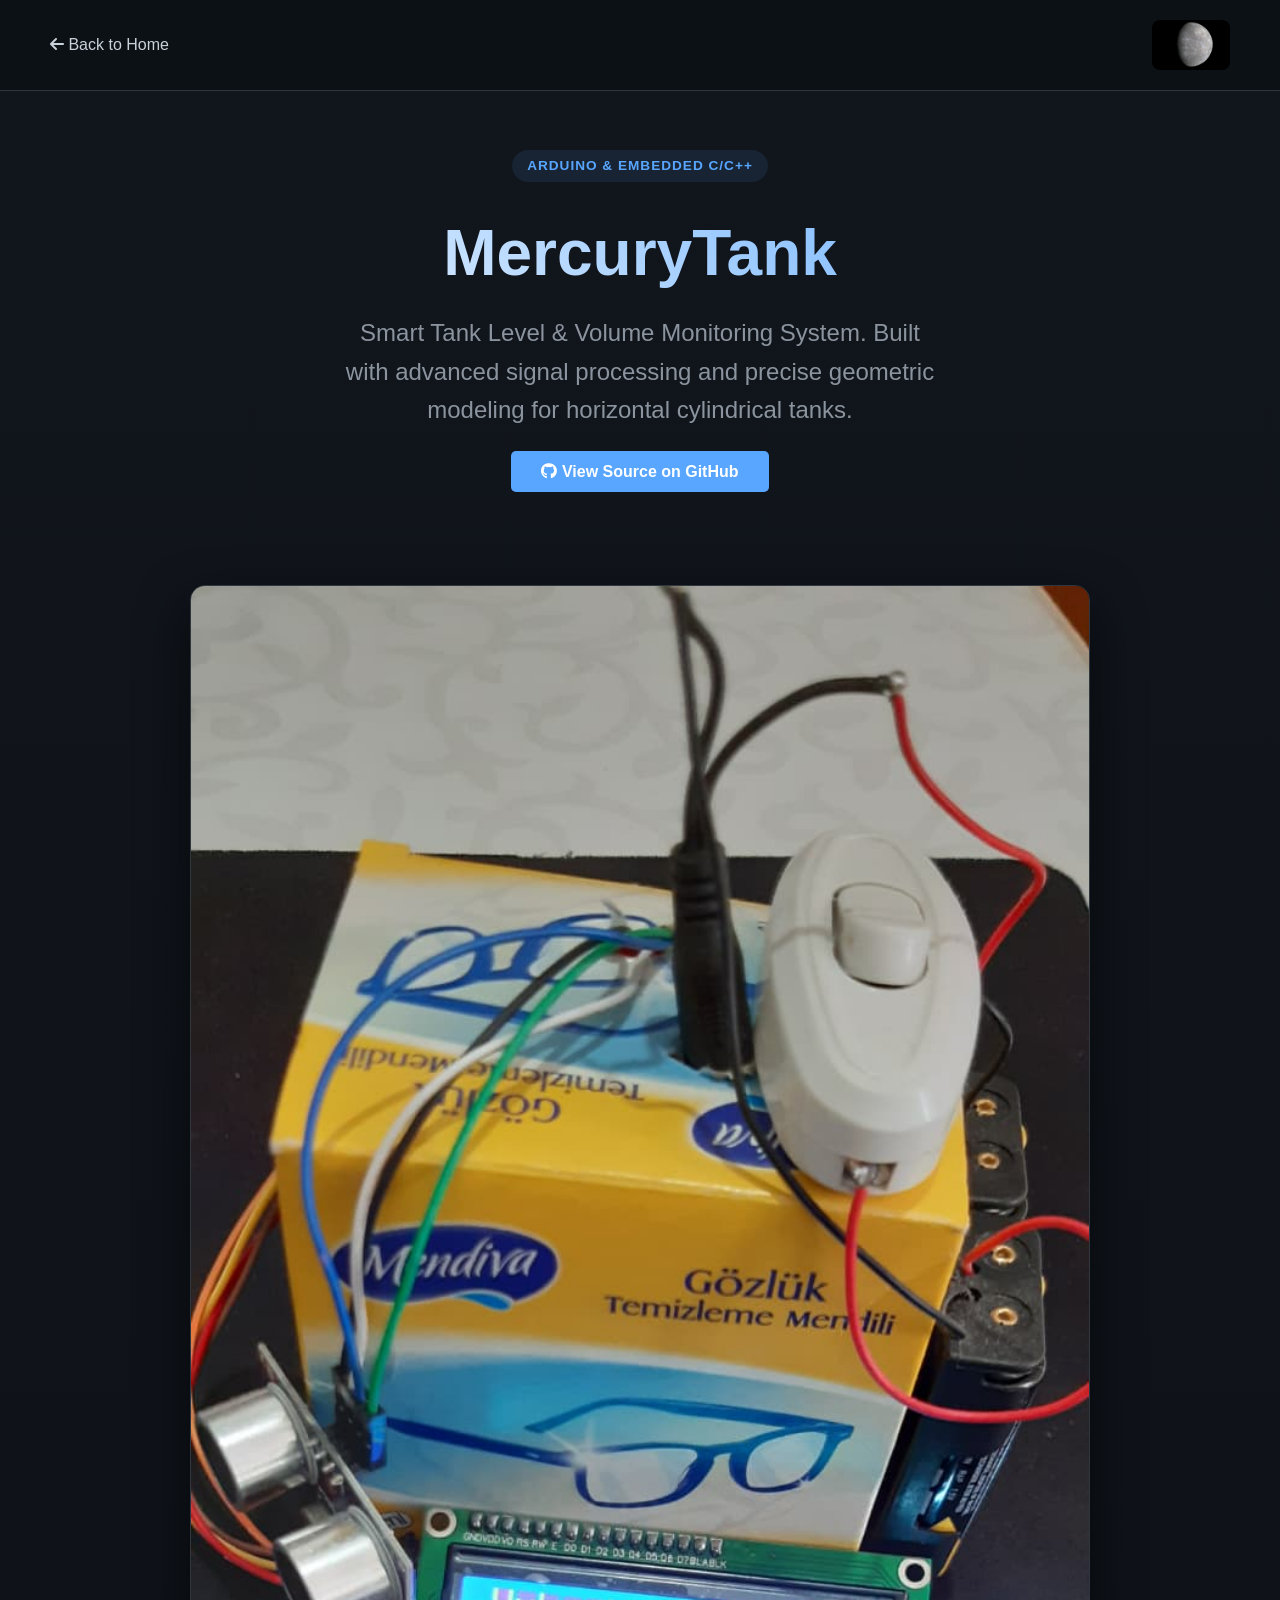
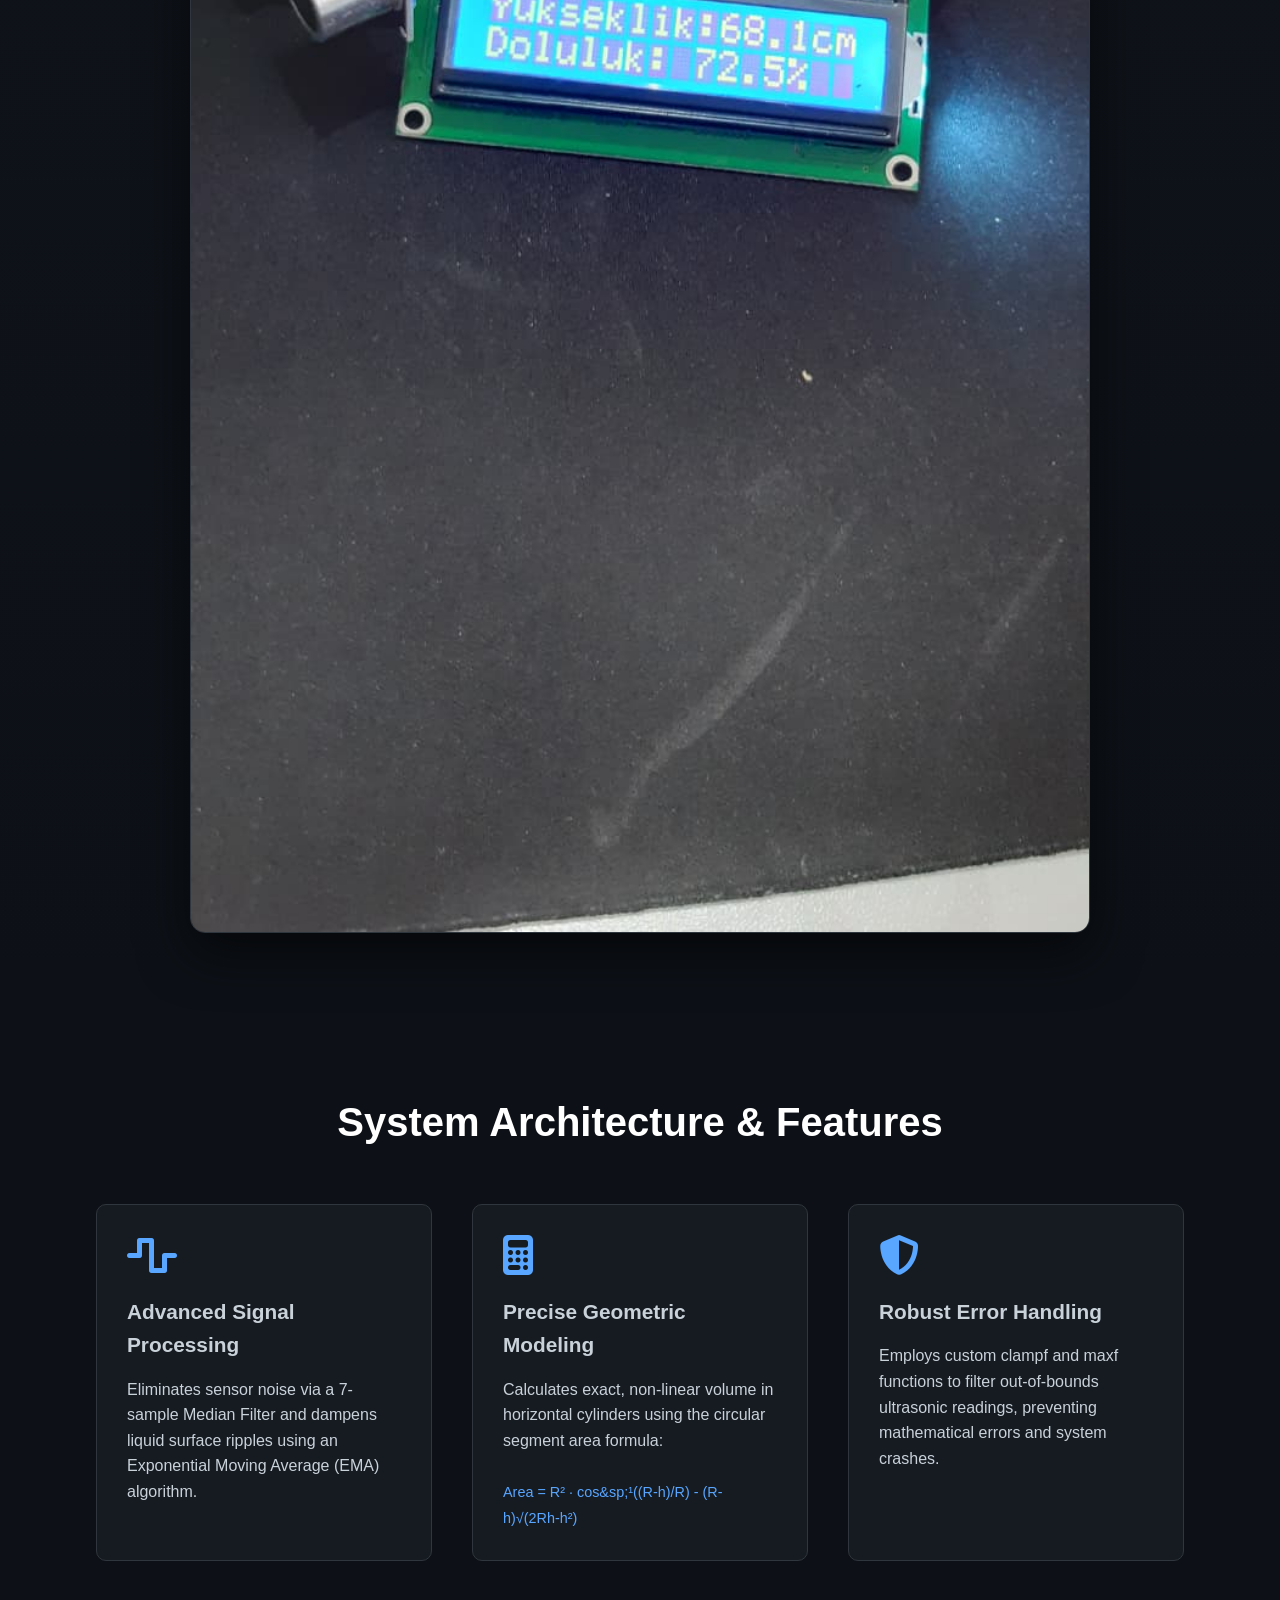
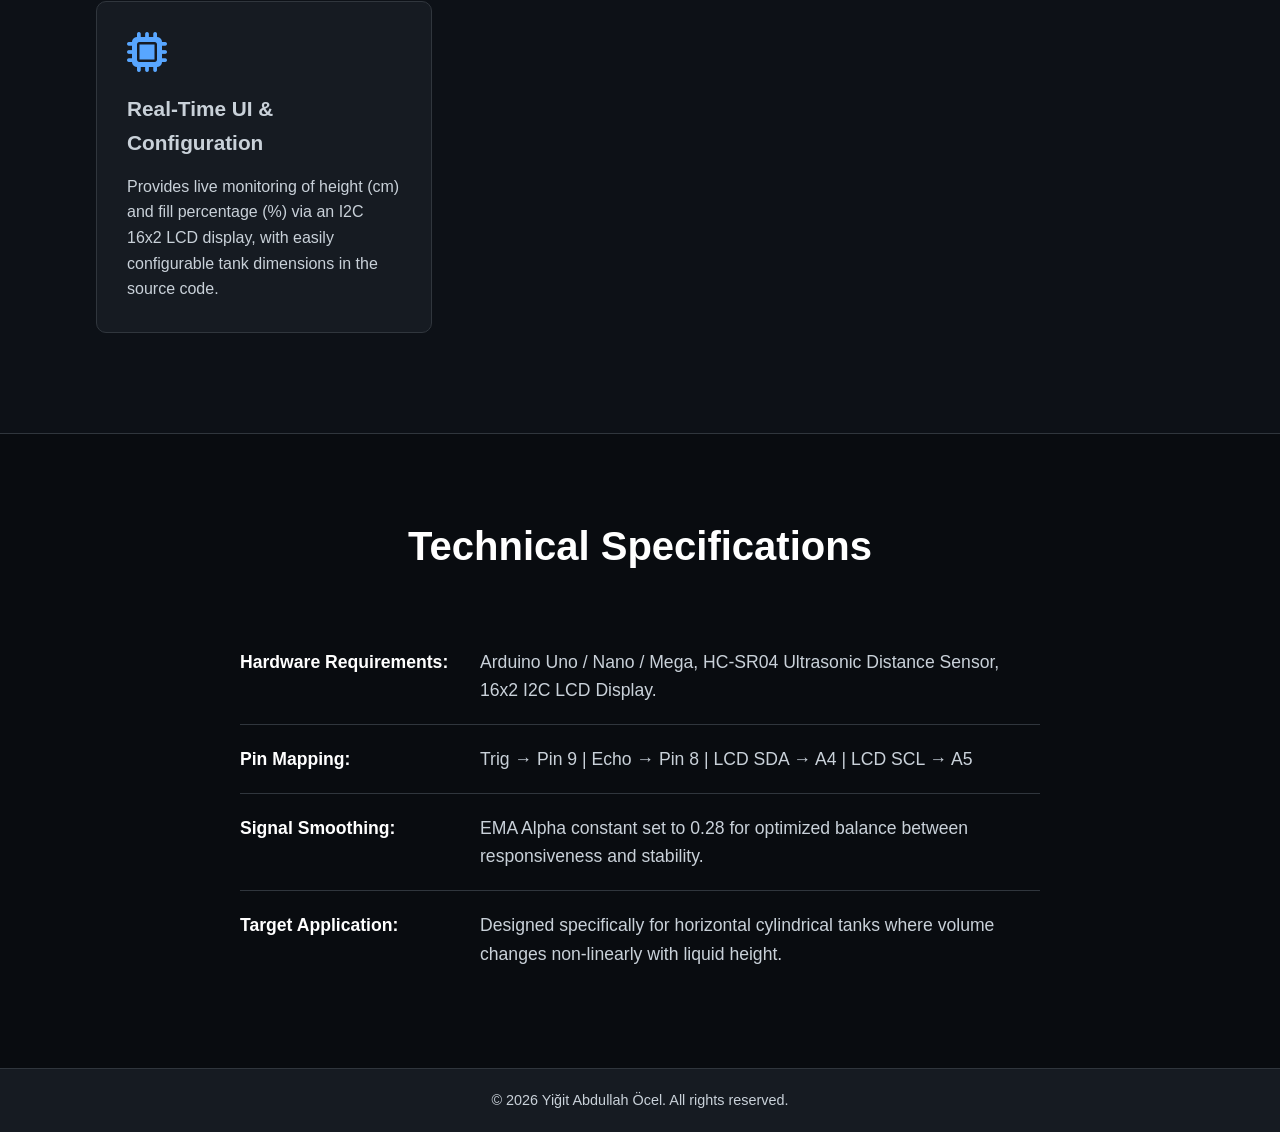
<file: mercury_tank.htm>
<!DOCTYPE html>
<html lang="en">
<head>
    <meta charset="UTF-8">
    <meta name="viewport" content="width=device-width, initial-scale=1.0">
    <title>MercuryTank | Yiğit Abdullah Öcel</title>
    <link rel="stylesheet" href="StyleSheet.css">
    <link rel="stylesheet" href="https://cdnjs.cloudflare.com/ajax/libs/font-awesome/6.4.0/css/all.min.css">
</head>
<body>

    <!-- Simple Navbar -->
    <nav id="navbar">
        <a href="index.html" class="back-link"><i class="fas fa-arrow-left"></i> Back to Home</a>
        <a href="index.html" class="logo">
            <img src="Pics/28040-3000x2025-desktop-hd-mercury-background-image.jpg" alt="YAÖ Logo">
        </a>
    </nav>

    <!-- Product Hero Section -->
    <header class="product-hero">
        <div class="product-hero-content">
            <span class="badge">Arduino & Embedded C/C++</span>
            <h1 class="product-title">MercuryTank</h1>
            <p class="product-subtitle">Smart Tank Level & Volume Monitoring System. Built with advanced signal processing and precise geometric modeling for horizontal cylindrical tanks.</p>
            <div class="product-cta">
                <a href="https://github.com/TC-Mercury/MercuryTank" class="btn"><i class="fab fa-github"></i> View Source on GitHub</a>
            </div>
        </div>
        <div style="margin-top: 50px;">
            <img src="Pics/WhatsApp Image 2026-08-17 at 15.02.25.jpeg" alt="MercuryTank Hardware Setup" class="product-main-img" style="border-radius: 15px; border: 1px solid #30363d;">
        </div>
    </header>

    <!-- Product Features -->
    <section class="product-features-section">
        <div class="container">
            <h2>System Architecture & Features</h2>
            <div class="feature-grid">

                <div class="feature-box">
                    <i class="fas fa-wave-square"></i>
                    <h3>Advanced Signal Processing</h3>
                    <p>Eliminates sensor noise via a 7-sample Median Filter and dampens liquid surface ripples using an Exponential Moving Average (EMA) algorithm.</p>
                </div>

                <div class="feature-box">
                    <i class="fas fa-calculator"></i>
                    <h3>Precise Geometric Modeling</h3>
                    <p>Calculates exact, non-linear volume in horizontal cylinders using the circular segment area formula: <br><br> <code style="color: var(--accent-color); font-size: 0.9rem;">Area = R&sup2; &middot; cos&sp;&sup1;((R-h)/R) - (R-h)&radic;(2Rh-h&sup2;)</code></p>
                </div>

                <div class="feature-box">
                    <i class="fas fa-shield-alt"></i>
                    <h3>Robust Error Handling</h3>
                    <p>Employs custom <code>clampf</code> and <code>maxf</code> functions to filter out-of-bounds ultrasonic readings, preventing mathematical errors and system crashes.</p>
                </div>

                <div class="feature-box">
                    <i class="fas fa-microchip"></i>
                    <h3>Real-Time UI & Configuration</h3>
                    <p>Provides live monitoring of height (cm) and fill percentage (%) via an I2C 16x2 LCD display, with easily configurable tank dimensions in the source code.</p>
                </div>

            </div>
        </div>
    </section>

    <!-- Technical Specifications -->
    <section class="tech-specs">
        <div class="container">
            <h2>Technical Specifications</h2>
            <ul class="specs-list">
                <li>
                    <strong>Hardware Requirements:</strong>
                    <span>Arduino Uno / Nano / Mega, HC-SR04 Ultrasonic Distance Sensor, 16x2 I2C LCD Display.</span>
                </li>
                <li>
                    <strong>Pin Mapping:</strong>
                    <span><code>Trig &rarr; Pin 9</code> | <code>Echo &rarr; Pin 8</code> | <code>LCD SDA &rarr; A4</code> | <code>LCD SCL &rarr; A5</code></span>
                </li>
                <li>
                    <strong>Signal Smoothing:</strong>
                    <span>EMA Alpha constant set to <code>0.28</code> for optimized balance between responsiveness and stability.</span>
                </li>
                <li>
                    <strong>Target Application:</strong>
                    <span>Designed specifically for horizontal cylindrical tanks where volume changes non-linearly with liquid height.</span>
                </li>
            </ul>
        </div>
    </section>

    <footer>
        <p>&copy; 2026 Yiğit Abdullah Öcel. All rights reserved.</p>
    </footer>

    <script src="Script.js"></script>
</body>
</html>
</file>
<file: StyleSheet.css>
BODY
{
}
/* Genel Ayarlar */
:root {
    --bg-color: #0d1117;
    --text-color: #c9d1d9;
    --accent-color: #58a6ff;
    --card-bg: #161b22;
    --border-color: #30363d;
}

* {
    margin: 0;
    padding: 0;
    box-sizing: border-box;
    font-family: 'Segoe UI', Tahoma, Geneva, Verdana, sans-serif;
}

body {
    background-color: var(--bg-color);
    color: var(--text-color);
    line-height: 1.6;
}

html {
    scroll-behavior: smooth;
}

.container {
    width: 85%;
    max-width: 1200px;
    margin: auto;
}

/* Navigasyon */
nav {
    display: flex;
    justify-content: space-between;
    align-items: center;
    padding: 20px 50px;
    background-color: rgba(13, 17, 23, 0.95);
    position: fixed;
    width: 100%;
    top: 0;
    z-index: 1000;
    border-bottom: 1px solid var(--border-color);
    transition: 0.3s;
}

   nav .logo {
    display: flex;
    align-items: center;
    text-decoration: none;
}

nav .logo img {
    height: 50px;
    width: auto;
    border-radius: 8px;
    transition: transform 0.3s ease;
}

nav .logo img:hover {
    transform: scale(1.05);
}

    nav ul {
        list-style: none;
        display: flex;
    }

        nav ul li {
            margin-left: 30px;
        }

            nav ul li a {
                color: var(--text-color);
                text-decoration: none;
                font-weight: 500;
                transition: 0.3s;
            }

                nav ul li a:hover {
                    color: var(--accent-color);
                }

/* Ana Ekran (Hero) */
.hero {
    min-height: 100vh;
    padding-top: 120px;
    padding-bottom: 50px;
    display: flex;
    align-items: center;
    justify-content: center;
    text-align: center;
    background: radial-gradient(circle at center, #1f242d 0%, var(--bg-color) 100%);
}

    .hero h1 {
        font-size: 3.5rem;
        margin-bottom: 15px;
    }

.highlight {
    color: var(--accent-color);
}

.hero p {
    font-size: 1.2rem;
    margin-bottom: 30px;
    color: #8b949e;
}

.btn {
    padding: 12px 30px;
    background-color: var(--accent-color);
    color: #fff;
    text-decoration: none;
    border-radius: 5px;
    font-weight: bold;
    transition: background 0.3s, transform 0.2s;
}

    .btn:hover {
        background-color: #1f6feb;
        transform: translateY(-3px);
    }

/* B�l�m Ba�l�klar� */
section {
    padding: 100px 0;
}

h2 {
    text-align: center;
    font-size: 2.5rem;
    margin-bottom: 50px;
    color: #fff;
}

/* Hakk�mda */
.about-content {
    background-color: var(--card-bg);
    padding: 40px;
    border-radius: 10px;
    border: 1px solid var(--border-color);
    text-align: center;
    font-size: 1.1rem;
}

    .about-content p {
        margin-bottom: 15px;
    }

/* Projeler Grid Sistemi */
.project-grid {
    display: grid;
    grid-template-columns: repeat(auto-fit, minmax(300px, 1fr));
    gap: 30px;
}

.project-card {
    background-color: var(--card-bg);
    border: 1px solid var(--border-color);
    border-radius: 10px;
    overflow: hidden;
    transition: transform 0.3s, box-shadow 0.3s;
}

    .project-card:hover {
        transform: translateY(-10px);
        box-shadow: 0 10px 20px rgba(0,0,0,0.5);
        border-color: var(--accent-color);
    }

    .project-card img {
        width: 100%;
        height: 200px;
        object-fit: cover;
        border-bottom: 1px solid var(--border-color);
    }

.project-info {
    padding: 20px;
}

    .project-info h3 {
        margin-bottom: 10px;
        color: var(--accent-color);
    }

/* �leti�im */
.contact {
    text-align: center;
}

.social-links {
    margin-top: 30px;
    display: flex;
    justify-content: center;
    gap: 20px;
}

    .social-links a {
        display: flex;
        align-items: center;
        gap: 8px;
        color: var(--text-color);
        text-decoration: none;
        font-size: 1.1rem;
        background-color: var(--card-bg);
        padding: 10px 20px;
        border-radius: 5px;
        border: 1px solid var(--border-color);
        transition: 0.3s;
    }

        .social-links a:hover {
            background-color: var(--accent-color);
            color: #fff;
            border-color: var(--accent-color);
        }

/* Footer */
footer {
    text-align: center;
    padding: 20px;
    background-color: var(--card-bg);
    border-top: 1px solid var(--border-color);
    font-size: 0.9rem;
}
/* Ana sayfa kartlar�ndaki buton i�in */
.outline-btn {
    display: inline-block;
    margin-top: 15px;
    padding: 8px 20px;
    background: transparent;
    color: var(--accent-color);
    border: 1px solid var(--accent-color);
    font-size: 0.9rem;
}

    .outline-btn:hover {
        background: var(--accent-color);
        color: #fff;
        transform: none; /* Kart hover'� ile �ak��mamas� i�in */
    }

/* --- �R�N SUNUM SAYFASI CSS --- */

.back-link {
    color: var(--text-color);
    text-decoration: none;
    font-weight: 500;
    transition: 0.3s;
}

    .back-link:hover {
        color: var(--accent-color);
    }

.product-hero {
    padding: 150px 5% 50px;
    text-align: center;
    background: linear-gradient(to bottom, #11151c 0%, var(--bg-color) 100%);
}

.badge {
    display: inline-block;
    padding: 5px 15px;
    background-color: rgba(88, 166, 255, 0.1);
    color: var(--accent-color);
    border-radius: 20px;
    font-size: 0.85rem;
    font-weight: bold;
    margin-bottom: 20px;
    text-transform: uppercase;
    letter-spacing: 1px;
}

.product-title {
    font-size: 4rem;
    font-weight: 800;
    margin-bottom: 10px;
    /* Metne ��k bir gradient efekti */
    background: -webkit-linear-gradient(45deg, #ffffff, #58a6ff);
    -webkit-background-clip: text;
    -webkit-text-fill-color: transparent;
}

.product-subtitle {
    font-size: 1.5rem;
    color: #8b949e;
    max-width: 600px;
    margin: 0 auto 30px;
}

.product-main-img {
    width: 100%;
    max-width: 900px;
    height: auto;
    border-radius: 15px;
    margin-top: 50px;
    box-shadow: 0 20px 50px rgba(0,0,0,0.6);
    border: 1px solid var(--border-color);
    transition: transform 0.5s;
}

    .product-main-img:hover {
        transform: scale(1.02);
    }

/* �zellikler Grid Sistemi */
.product-features-section {
    background-color: var(--bg-color);
}

.feature-grid {
    display: grid;
    grid-template-columns: repeat(auto-fit, minmax(280px, 1fr));
    gap: 40px;
    margin-top: 40px;
}

.feature-box {
    text-align: left;
    padding: 30px;
    background-color: var(--card-bg);
    border-radius: 10px;
    border: 1px solid var(--border-color);
}

    .feature-box i {
        font-size: 2.5rem;
        color: var(--accent-color);
        margin-bottom: 20px;
    }

    .feature-box h3 {
        margin-bottom: 15px;
        font-size: 1.3rem;
    }

/* Teknik �zellikler Tablosu (Grid Sistemli D�zen) */
.tech-specs {
    background-color: #090c10;
    border-top: 1px solid var(--border-color);
    padding: 80px 0;
}

.specs-list {
    max-width: 800px; /* Okunabilirli�i art�rmak i�in biraz geni�lettik */
    margin: 0 auto;
    list-style: none;
    font-size: 1.1rem;
}

    .specs-list li {
        padding: 20px 0;
        border-bottom: 1px solid var(--border-color);
        display: grid;
        /* Sol s�tuna sabit 220px, sa� s�tuna kalan t�m alan� (1fr) veriyoruz */
        grid-template-columns: 220px 1fr;
        gap: 20px;
        align-items: start; /* Metinleri yukar�dan hizalar */
    }

        .specs-list li:last-child {
            border-bottom: none;
        }

    .specs-list strong {
        color: #fff;
    }

    .specs-list span {
        color: #c9d1d9;
        text-align: left;
        line-height: 1.6;
    }

/* Telefon ekranlar� i�in duyarl� (Responsive) tasar�m */
@media (max-width: 600px) {
    .specs-list li {
        grid-template-columns: 1fr; /* Mobilde alt alta ge�mesi i�in tek s�tun */
        gap: 8px;
    }

    .specs-list strong {
        color: var(--accent-color); /* Mobilde ba�l�klar� vurgulamak i�in */
    }
}
</file>
